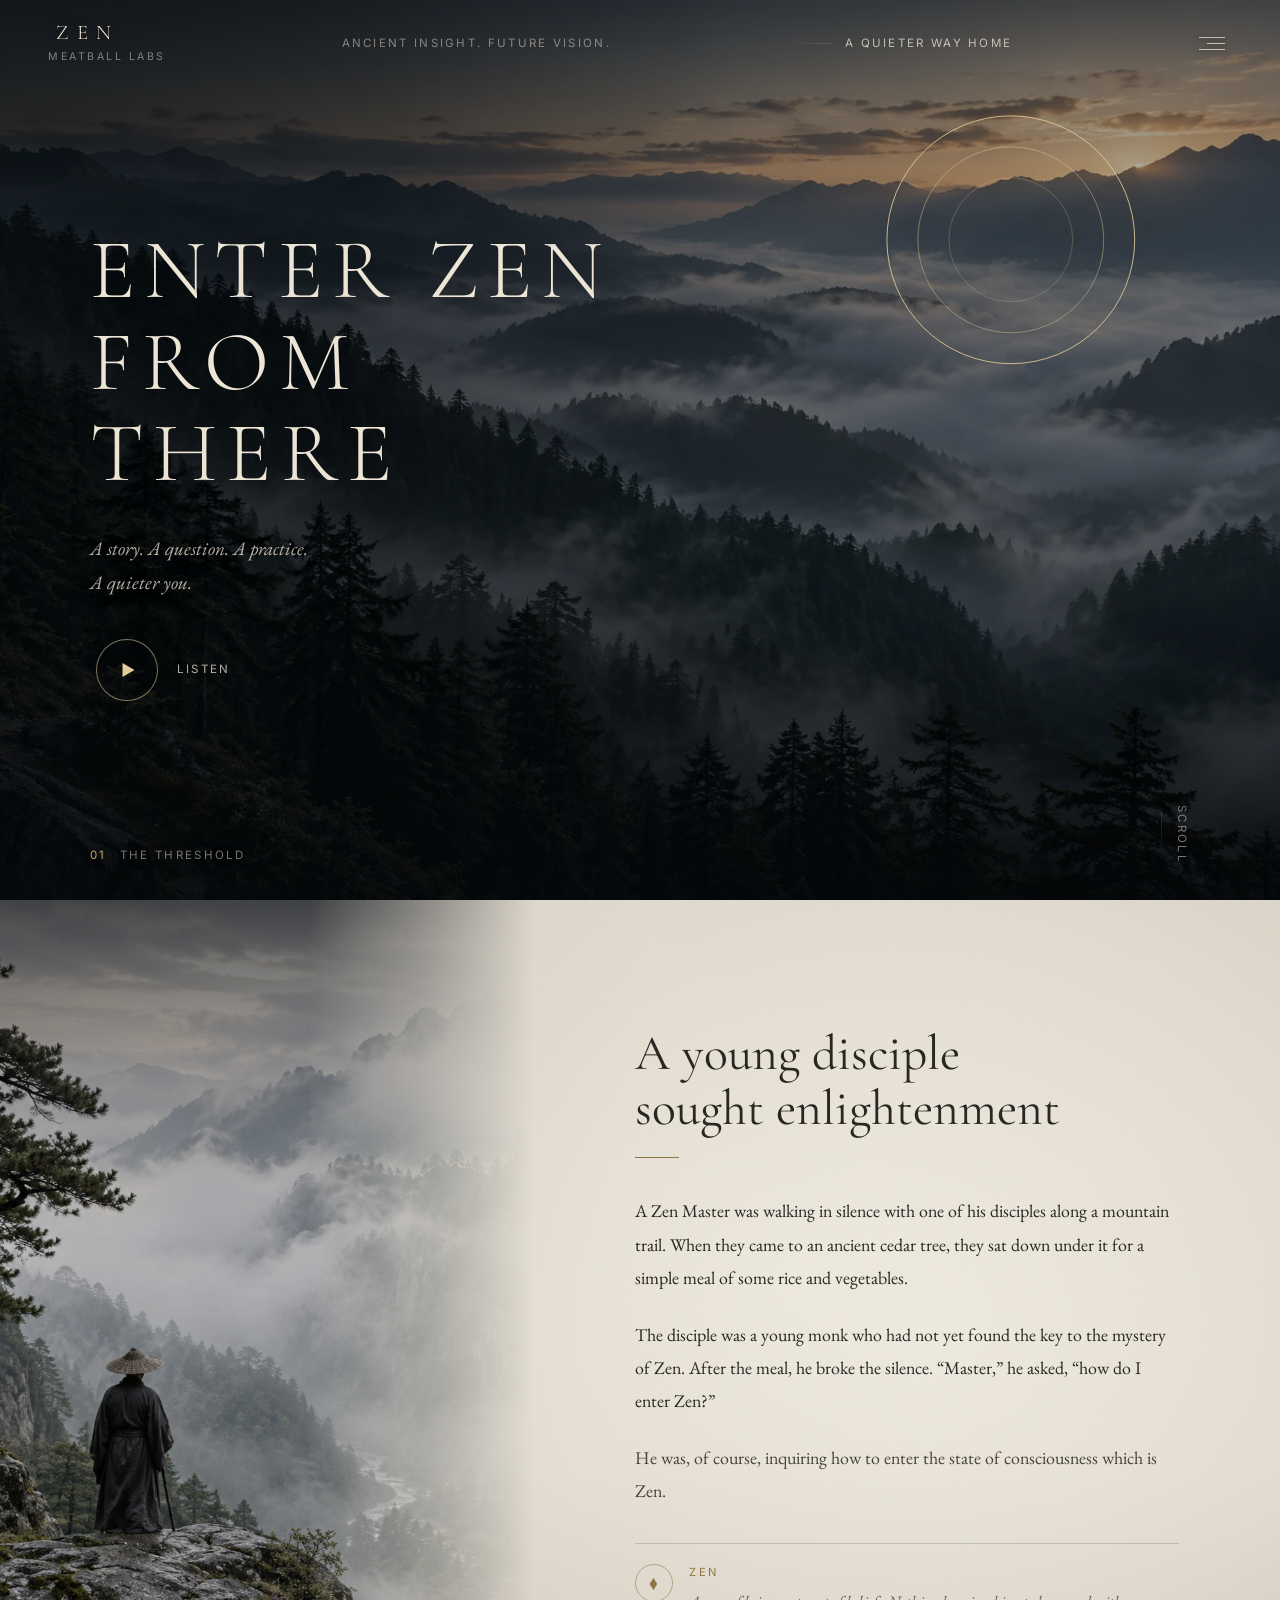
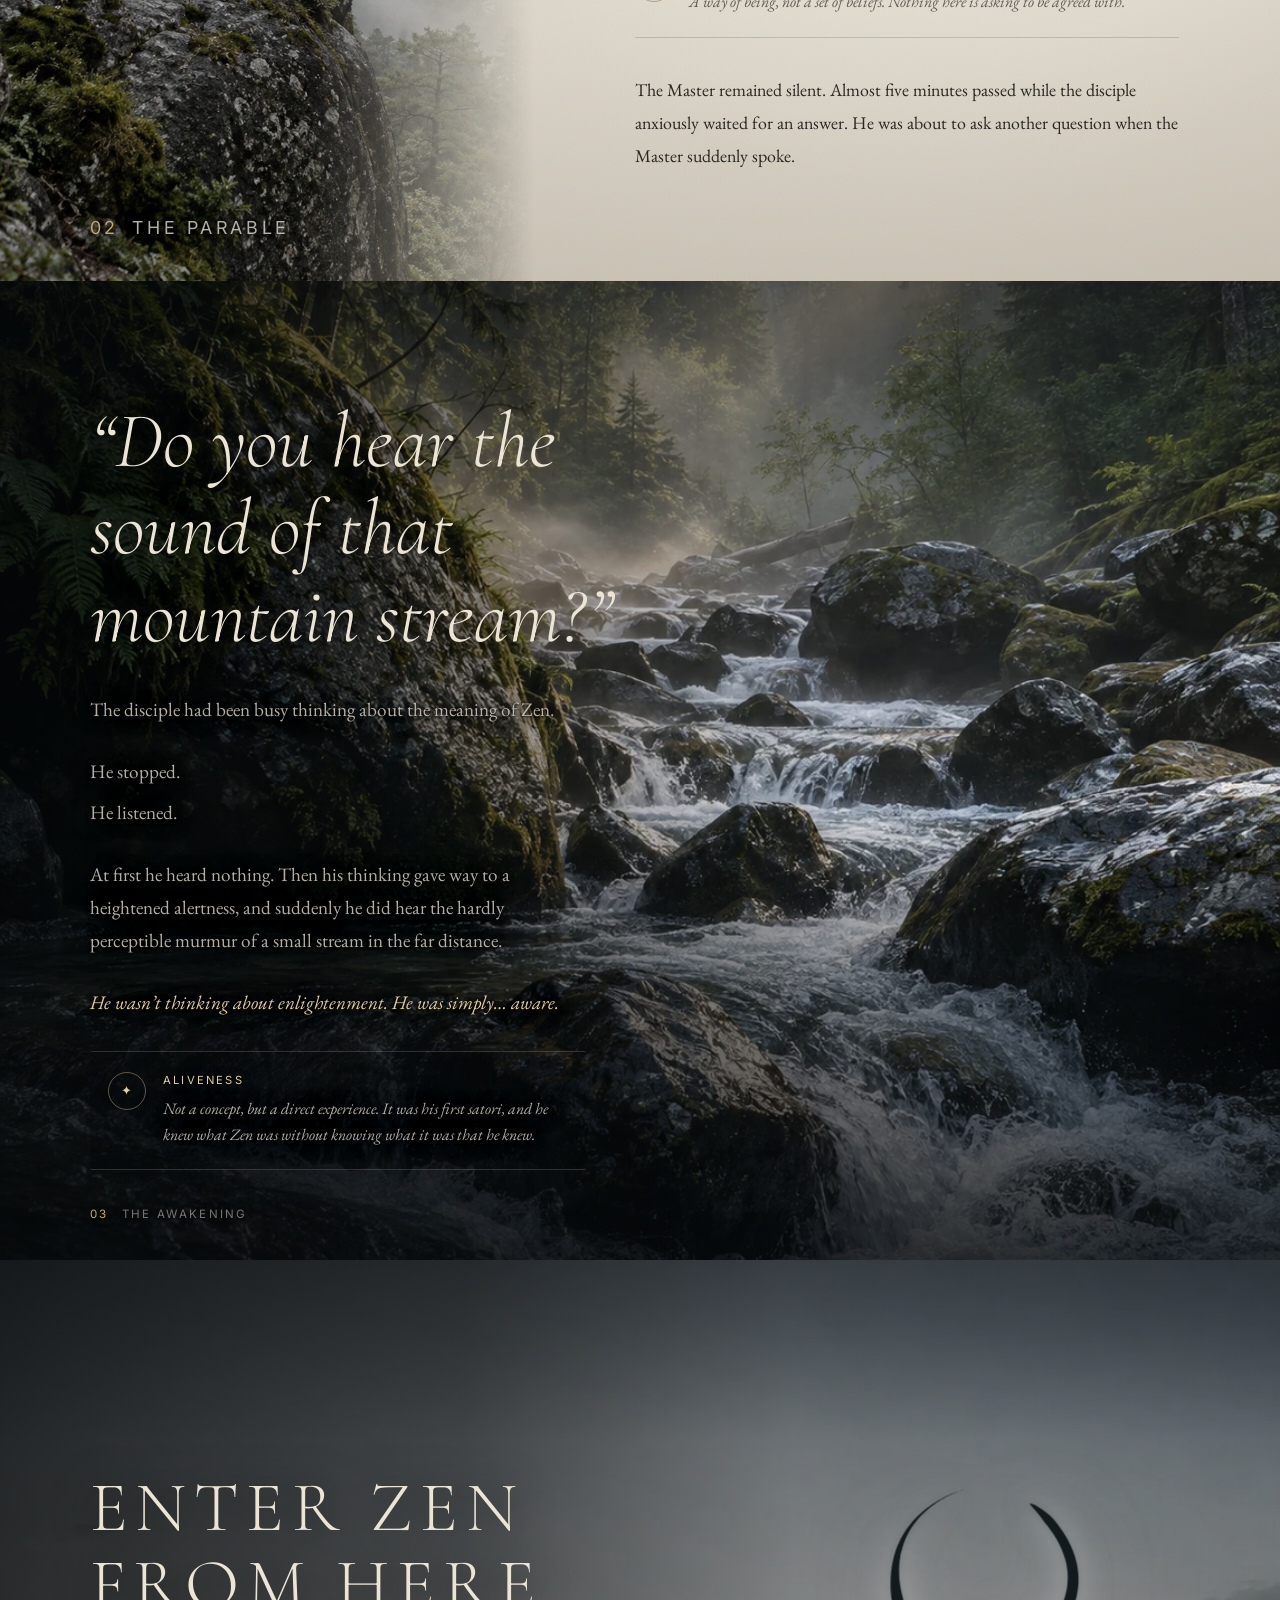
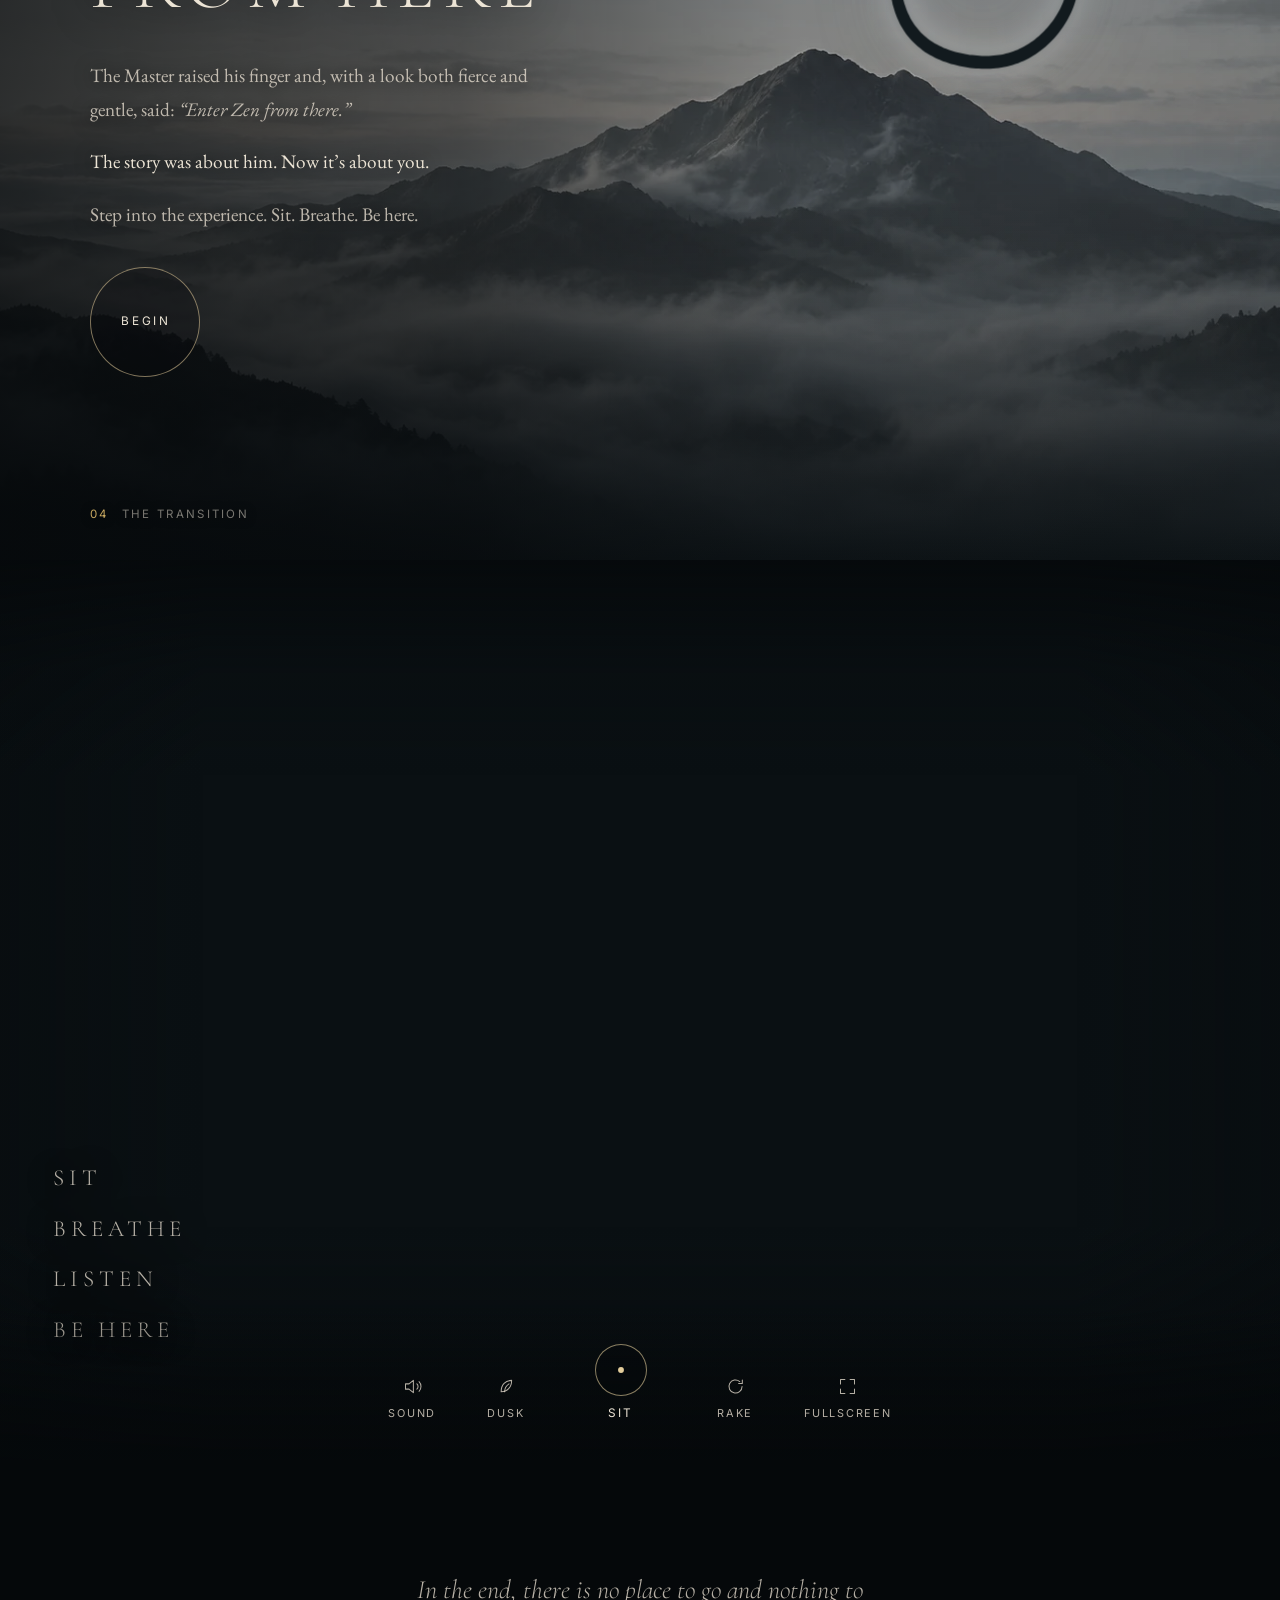
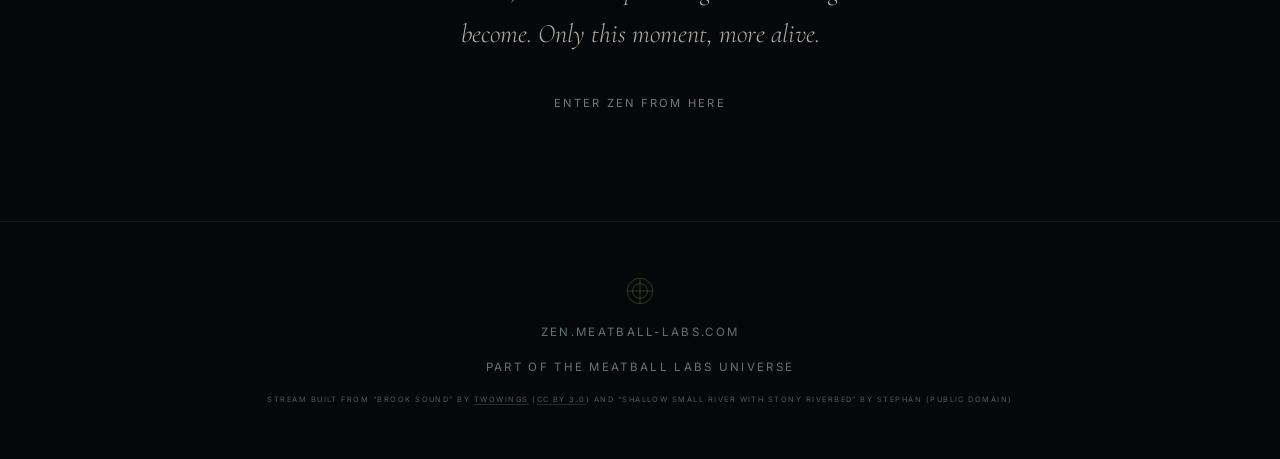
<file: index.html>
<!doctype html>
<html lang="en">
<head>
<meta charset="utf-8">
<meta name="viewport" content="width=device-width, initial-scale=1, viewport-fit=cover">
<title>Zen · Enter Zen From There</title>
<meta name="description" content="A story, a question, a practice. A quieter room in the Meatball Labs universe.">
<meta name="theme-color" content="#05080a">
<link rel="icon" href="data:image/svg+xml,%3Csvg xmlns='http://www.w3.org/2000/svg' viewBox='0 0 32 32'%3E%3Ccircle cx='16' cy='16' r='11' fill='none' stroke='%23e3cd9b' stroke-width='1.6'/%3E%3C/svg%3E">

<meta property="og:title" content="Enter Zen From There">
<meta property="og:description" content="A story. A question. A practice. A quieter you.">
<meta property="og:type" content="website">
<meta property="og:url" content="https://zen.meatball-labs.com/">

<link rel="preconnect" href="https://fonts.googleapis.com">
<link rel="preconnect" href="https://fonts.gstatic.com" crossorigin>
<link rel="stylesheet" href="https://fonts.googleapis.com/css2?family=Cormorant+Garamond:wght@300;400&family=EB+Garamond:ital,wght@0,400;0,500;1,400&family=Inter:wght@300;400&display=swap">
<link rel="stylesheet" href="assets/css/zen.css?v=54">

<!-- Without JS nothing would ever get .is-in and the page would render
     blank. The story is the point; it must survive no scripting. -->
<noscript><style>
  .reveal { opacity: 1 !important; transform: none !important; }
  #awakening { --scene-sat: .96; --scene-light: 1; --scene-contrast: 1.02; }
  #awakening::before { transform: none !important; }
  .scroll-cue, .invitation, .rail, .sitting, .vow, .night, .playing { display: none !important; }
</style></noscript>
</head>
<body>

<!-- ============ masthead ============ -->
<header class="masthead">
  <a class="lockup" href="/" aria-label="Zen, Meatball Labs">
    <span class="name">ZEN</span>
    <span class="sub ui">Meatball Labs</span>
  </a>

  <p class="creed ui">Ancient insight. Future vision.</p>

  <a class="homeward ui" href="https://meatball-labs.com/">A quieter way home</a>

  <button class="door" type="button" aria-expanded="false" aria-controls="chamber"
          aria-label="Open the way">
    <span></span><span></span><span></span>
  </button>
</header>

<nav class="chamber" id="chamber" aria-label="The journey">
  <ol>
    <li><a href="#threshold"><span class="num ui">01</span><span class="act-name">The Threshold</span></a></li>
    <li><a href="#parable"><span class="num ui">02</span><span class="act-name">The Parable</span></a></li>
    <li><a href="#awakening"><span class="num ui">03</span><span class="act-name">The Awakening</span></a></li>
    <li><a href="#transition"><span class="num ui">04</span><span class="act-name">The Transition</span></a></li>
    <li><a href="#sanctuary"><span class="num ui">05</span><span class="act-name">The Sanctuary</span></a></li>
  </ol>
</nav>

<main>

<!-- ============ 01 · the threshold ============ -->
<section class="act" id="threshold" data-scene
         style="--scene-webp: url('/assets/images/scenes/threshold.webp'); --scene-jpg: url('/assets/images/scenes/threshold.jpg');
                --scene-pos: 80% 50%; --scene-pos-narrow: 84% 50%;">
  <div class="inner">
    <svg class="halo reveal" viewBox="0 0 200 200" aria-hidden="true">
      <circle cx="100" cy="100" r="88"/>
      <circle cx="100" cy="100" r="66"/>
      <circle cx="100" cy="100" r="44"/>
    </svg>

    <h1 class="hero-title reveal d1">Enter Zen<br>From There</h1>

    <p class="hero-creed reveal d2">A story. A question. A practice.<br>A quieter you.</p>

    <div class="listen-row reveal d3">
      <button class="invitation" type="button" aria-pressed="false">
        <span class="orb">
          <svg class="glyph" viewBox="0 0 12 14" aria-hidden="true"><path d="M0 0l12 7-12 7z"/></svg>
          <span class="bars" aria-hidden="true"><i></i><i></i><i></i><i></i></span>
        </span>
        <span class="ui">Listen</span>
      </button>
      <label class="volume" aria-hidden="true">
        <span class="vol-icon" aria-hidden="true"><svg viewBox="0 0 16 14"><path d="M1 5h3l4-3.5v11L4 9H1z"/><path class="wave" d="M11 4.2a4 4 0 0 1 0 5.6M13.2 2a7 7 0 0 1 0 10"/></svg></span>
        <input type="range" min="0" max="100" step="1" value="35" aria-label="Volume" tabindex="-1">
      </label>
    </div>
  </div>

  <p class="act-mark ui"><span class="n">01</span><span class="t">The Threshold</span></p>
  <p class="scroll-cue ui"><span>Scroll</span><span class="line" aria-hidden="true"></span></p>
</section>

<!-- ============ 02 · the parable ============ -->
<section class="act" id="parable">
  <div class="parable-grid">
    <div class="plate reveal"
         style="--scene-webp: url('/assets/images/scenes/parable.webp'); --scene-jpg: url('/assets/images/scenes/parable.jpg');
                --plate-pos: 42% 50%;" aria-hidden="true"></div>

    <div class="parable-body">
      <h2 class="parable-title reveal">A young disciple<br>sought enlightenment</h2>

      <p class="reveal d1">A Zen Master was walking in silence with one of his disciples along a mountain trail. When they came to an ancient cedar tree, they sat down under it for a simple meal of some rice and vegetables.</p>

      <p class="reveal d1">The disciple was a young monk who had not yet found the key to the mystery of Zen. After the meal, he broke the silence. &ldquo;Master,&rdquo; he asked, &ldquo;how do I enter Zen?&rdquo;</p>

      <p class="said reveal d2">He was, of course, inquiring how to enter the state of consciousness which is Zen.</p>

      <div class="gloss reveal d2">
        <span class="seal" aria-hidden="true">&#9670;</span>
        <span class="term">Zen</span>
        <p class="mean">A way of being, not a set of beliefs. Nothing here is asking to be agreed with.</p>
      </div>

      <p class="reveal d3">The Master remained silent. Almost five minutes passed while the disciple anxiously waited for an answer. He was about to ask another question when the Master suddenly spoke.</p>
    </div>
  </div>

  <p class="act-mark ui"><span class="n">02</span><span class="t">The Parable</span></p>
</section>

<!-- ============ 03 · the awakening ============ -->
<section class="act" id="awakening" data-scene data-wake
         style="--scene-webp: url('/assets/images/scenes/awakening.webp'); --scene-jpg: url('/assets/images/scenes/awakening.jpg');
                --scene-pos: 50% 34%; --scene-pos-narrow: 46% 50%;">
  <div class="inner">
    <h2 class="question reveal">&ldquo;Do you hear the sound of that mountain stream?&rdquo;</h2>

    <p class="beat reveal d1">
      <span>The disciple had been busy thinking about the meaning of Zen.</span>
      <span class="rest">He stopped.</span>
      <span>He listened.</span>
      <span class="rest">At first he heard nothing. Then his thinking gave way to a heightened alertness, and suddenly he did hear the hardly perceptible murmur of a small stream in the far distance.</span>
      <span class="rest aware">He wasn&rsquo;t thinking about enlightenment. He was simply&hellip; aware.</span>
    </p>

    <div class="gloss dark reveal d2">
      <span class="seal" aria-hidden="true">&#10022;</span>
      <span class="term">Aliveness</span>
      <p class="mean">Not a concept, but a direct experience. It was his first satori, and he knew what Zen was without knowing what it was that he knew.</p>
    </div>
  </div>

  <p class="act-mark ui"><span class="n">03</span><span class="t">The Awakening</span></p>
</section>

<!-- ============ 04 · the transition ============ -->
<section class="act" id="transition" data-scene
         style="--scene-webp: url('/assets/images/scenes/transition.webp'); --scene-jpg: url('/assets/images/scenes/transition.jpg');
                --scene-pos: 50% 60%; --scene-pos-narrow: 64% 50%;">
  <div class="inner">
    <svg class="enso reveal" viewBox="0 0 200 200" aria-hidden="true">
      <path class="bleed" d="M139.7 36.5L142.1 37.1L144.3 38.1L146.4 39.3L148.4 40.5L150.4 41.9L152.4 43.3L154.3 44.8L156.2 46.3L158.0 47.9L159.7 49.7L161.3 51.6L162.8 53.5L164.3 55.4L165.7 57.4L167.1 59.4L168.5 61.4L169.8 63.5L171.1 65.6L172.3 67.8L173.4 70.0L174.5 72.2L175.5 74.5L176.5 76.8L177.3 79.2L178.1 81.6L178.8 84.0L179.4 86.4L180.0 88.9L180.4 91.4L180.7 93.9L181.0 96.4L181.1 98.9L181.1 101.5L181.1 104.0L180.9 106.5L180.6 109.0L180.2 111.5L179.8 114.0L179.2 116.5L178.6 118.9L177.8 121.4L177.0 123.7L176.1 126.1L175.1 128.4L174.0 130.7L172.9 132.9L171.7 135.1L170.4 137.2L169.1 139.3L167.7 141.4L166.3 143.4L164.8 145.4L163.3 147.3L161.7 149.2L160.0 151.1L158.3 152.8L156.6 154.6L154.8 156.3L153.0 157.9L151.1 159.5L149.2 161.0L147.2 162.4L145.2 163.8L143.1 165.2L141.1 166.4L138.9 167.6L136.8 168.7L134.6 169.8L132.3 170.7L130.1 171.6L127.8 172.4L125.5 173.1L123.1 173.8L120.8 174.4L118.4 174.9L116.1 175.3L113.7 175.7L111.3 175.9L108.9 176.1L106.5 176.3L104.1 176.4L101.7 176.4L99.4 176.3L97.0 176.2L94.6 176.1L92.2 175.8L89.9 175.6L87.5 175.2L85.2 174.9L82.8 174.4L80.5 174.0L78.1 173.4L75.8 172.8L73.5 172.2L71.2 171.5L68.9 170.7L66.6 169.9L64.4 169.0L62.2 168.0L59.9 167.0L57.8 165.8L55.6 164.7L53.5 163.4L51.4 162.1L49.4 160.6L47.5 159.1L45.5 157.6L43.7 155.9L41.9 154.2L40.2 152.4L38.5 150.6L36.9 148.6L35.4 146.7L34.0 144.6L32.7 142.5L31.4 140.4L30.2 138.2L29.2 136.0L28.1 133.7L27.2 131.4L26.3 129.1L25.6 126.7L24.9 124.4L24.2 122.0L23.7 119.6L23.2 117.2L22.9 114.7L22.7 112.3L22.5 109.8L22.4 107.4L22.4 105.0L22.4 102.5L22.5 100.1L22.6 97.7L22.8 95.3L23.1 92.9L23.4 90.5L23.8 88.1L24.3 85.8L24.8 83.4L25.4 81.1L26.1 78.8L26.8 76.5L27.6 74.2L28.5 72.0L29.5 69.8L30.5 67.6L31.6 65.5L32.8 63.4L34.0 61.4L35.3 59.4L36.7 57.4L38.1 55.5L39.6 53.7L41.1 51.8L42.7 50.1L44.4 48.4L46.0 46.7L47.8 45.1L49.6 43.5L51.4 42.0L53.2 40.6L55.1 39.2L57.1 37.8L59.0 36.5L61.0 35.2L63.0 34.0L65.1 32.9L67.2 31.7L69.3 30.7L71.4 29.7L73.6 28.7L75.8 27.9L78.1 27.0L80.3 26.3L82.6 25.6L84.9 25.0L87.2 24.4L89.6 24.0L92.0 23.6L92.0 23.6L89.6 24.0L87.3 24.5L84.9 25.0L82.6 25.7L80.4 26.4L78.1 27.2L75.9 28.1L73.7 29.1L71.6 30.1L69.5 31.1L67.4 32.3L65.4 33.4L63.4 34.7L61.4 35.9L59.5 37.3L57.7 38.7L55.8 40.1L54.0 41.6L52.3 43.1L50.6 44.7L48.9 46.3L47.3 48.0L45.8 49.7L44.3 51.5L42.9 53.3L41.5 55.1L40.2 57.0L39.0 59.0L37.8 61.0L36.8 63.0L35.7 65.0L34.8 67.1L34.0 69.2L33.2 71.4L32.5 73.6L31.9 75.7L31.3 77.9L30.8 80.1L30.5 82.4L30.1 84.6L29.9 86.8L29.7 89.0L29.6 91.3L29.6 93.5L29.6 95.7L29.7 97.9L29.8 100.1L30.0 102.3L30.3 104.5L30.6 106.6L31.0 108.8L31.5 110.9L31.9 113.0L32.5 115.1L33.0 117.2L33.5 119.3L34.1 121.4L34.8 123.4L35.5 125.5L36.3 127.5L37.1 129.5L38.1 131.4L39.0 133.4L40.1 135.3L41.2 137.1L42.4 138.9L43.7 140.7L45.1 142.4L46.5 144.0L47.9 145.6L49.5 147.1L51.1 148.6L52.7 150.0L54.4 151.3L56.2 152.6L57.9 153.8L59.8 154.9L61.6 155.9L63.5 156.9L65.4 157.8L67.3 158.7L69.3 159.5L71.3 160.2L73.2 160.9L75.2 161.5L77.2 162.1L79.2 162.6L81.2 163.1L83.2 163.5L85.2 163.9L87.3 164.2L89.3 164.6L91.3 164.8L93.3 165.0L95.4 165.2L97.4 165.4L99.5 165.5L101.5 165.5L103.5 165.5L105.6 165.5L107.7 165.4L109.7 165.2L111.8 165.0L113.8 164.7L115.9 164.4L117.9 164.0L119.9 163.5L121.9 163.0L123.9 162.4L125.9 161.7L127.9 161.0L129.8 160.2L131.7 159.3L133.6 158.4L135.5 157.4L137.3 156.3L139.1 155.2L140.9 154.0L142.6 152.8L144.3 151.5L145.9 150.2L147.6 148.8L149.1 147.4L150.7 145.9L152.2 144.4L153.7 142.8L155.1 141.2L156.5 139.6L157.8 137.9L159.2 136.2L160.4 134.4L161.6 132.6L162.8 130.7L163.9 128.8L165.0 126.9L166.0 124.9L166.9 122.9L167.8 120.9L168.6 118.8L169.3 116.7L169.9 114.6L170.5 112.4L171.0 110.2L171.4 108.0L171.7 105.8L171.9 103.5L172.0 101.3L172.1 99.0L172.0 96.8L171.9 94.6L171.6 92.3L171.3 90.1L170.9 87.9L170.4 85.7L169.8 83.5L169.1 81.4L168.4 79.3L167.6 77.2L166.8 75.1L165.8 73.1L164.9 71.1L163.8 69.1L162.8 67.2L161.6 65.3L160.5 63.4L159.3 61.6L158.0 59.8L156.7 58.0L155.4 56.2L154.0 54.5L152.6 52.8L151.3 51.0L150.0 49.2L148.6 47.4L147.2 45.6L145.7 43.8L144.2 42.1L142.7 40.3L141.1 38.6L139.7 36.5Z"/>
      <path class="stroke" d="M139.7 36.5L142.1 37.1L144.3 38.1L146.4 39.3L148.4 40.5L150.4 41.9L152.4 43.3L154.3 44.8L156.2 46.3L158.0 47.9L159.7 49.7L161.3 51.6L162.8 53.5L164.3 55.4L165.7 57.4L167.1 59.4L168.5 61.4L169.8 63.5L171.1 65.6L172.3 67.8L173.4 70.0L174.5 72.2L175.5 74.5L176.5 76.8L177.3 79.2L178.1 81.6L178.8 84.0L179.4 86.4L180.0 88.9L180.4 91.4L180.7 93.9L181.0 96.4L181.1 98.9L181.1 101.5L181.1 104.0L180.9 106.5L180.6 109.0L180.2 111.5L179.8 114.0L179.2 116.5L178.6 118.9L177.8 121.4L177.0 123.7L176.1 126.1L175.1 128.4L174.0 130.7L172.9 132.9L171.7 135.1L170.4 137.2L169.1 139.3L167.7 141.4L166.3 143.4L164.8 145.4L163.3 147.3L161.7 149.2L160.0 151.1L158.3 152.8L156.6 154.6L154.8 156.3L153.0 157.9L151.1 159.5L149.2 161.0L147.2 162.4L145.2 163.8L143.1 165.2L141.1 166.4L138.9 167.6L136.8 168.7L134.6 169.8L132.3 170.7L130.1 171.6L127.8 172.4L125.5 173.1L123.1 173.8L120.8 174.4L118.4 174.9L116.1 175.3L113.7 175.7L111.3 175.9L108.9 176.1L106.5 176.3L104.1 176.4L101.7 176.4L99.4 176.3L97.0 176.2L94.6 176.1L92.2 175.8L89.9 175.6L87.5 175.2L85.2 174.9L82.8 174.4L80.5 174.0L78.1 173.4L75.8 172.8L73.5 172.2L71.2 171.5L68.9 170.7L66.6 169.9L64.4 169.0L62.2 168.0L59.9 167.0L57.8 165.8L55.6 164.7L53.5 163.4L51.4 162.1L49.4 160.6L47.5 159.1L45.5 157.6L43.7 155.9L41.9 154.2L40.2 152.4L38.5 150.6L36.9 148.6L35.4 146.7L34.0 144.6L32.7 142.5L31.4 140.4L30.2 138.2L29.2 136.0L28.1 133.7L27.2 131.4L26.3 129.1L25.6 126.7L24.9 124.4L24.2 122.0L23.7 119.6L23.2 117.2L22.9 114.7L22.7 112.3L22.5 109.8L22.4 107.4L22.4 105.0L22.4 102.5L22.5 100.1L22.6 97.7L22.8 95.3L23.1 92.9L23.4 90.5L23.8 88.1L24.3 85.8L24.8 83.4L25.4 81.1L26.1 78.8L26.8 76.5L27.6 74.2L28.5 72.0L29.5 69.8L30.5 67.6L31.6 65.5L32.8 63.4L34.0 61.4L35.3 59.4L36.7 57.4L38.1 55.5L39.6 53.7L41.1 51.8L42.7 50.1L44.4 48.4L46.0 46.7L47.8 45.1L49.6 43.5L51.4 42.0L53.2 40.6L55.1 39.2L57.1 37.8L59.0 36.5L61.0 35.2L63.0 34.0L65.1 32.9L67.2 31.7L69.3 30.7L71.4 29.7L73.6 28.7L75.8 27.9L78.1 27.0L80.3 26.3L82.6 25.6L84.9 25.0L87.2 24.4L89.6 24.0L92.0 23.6L92.0 23.6L89.6 24.0L87.3 24.5L84.9 25.0L82.6 25.7L80.4 26.4L78.1 27.2L75.9 28.1L73.7 29.1L71.6 30.1L69.5 31.1L67.4 32.3L65.4 33.4L63.4 34.7L61.4 35.9L59.5 37.3L57.7 38.7L55.8 40.1L54.0 41.6L52.3 43.1L50.6 44.7L48.9 46.3L47.3 48.0L45.8 49.7L44.3 51.5L42.9 53.3L41.5 55.1L40.2 57.0L39.0 59.0L37.8 61.0L36.8 63.0L35.7 65.0L34.8 67.1L34.0 69.2L33.2 71.4L32.5 73.6L31.9 75.7L31.3 77.9L30.8 80.1L30.5 82.4L30.1 84.6L29.9 86.8L29.7 89.0L29.6 91.3L29.6 93.5L29.6 95.7L29.7 97.9L29.8 100.1L30.0 102.3L30.3 104.5L30.6 106.6L31.0 108.8L31.5 110.9L31.9 113.0L32.5 115.1L33.0 117.2L33.5 119.3L34.1 121.4L34.8 123.4L35.5 125.5L36.3 127.5L37.1 129.5L38.1 131.4L39.0 133.4L40.1 135.3L41.2 137.1L42.4 138.9L43.7 140.7L45.1 142.4L46.5 144.0L47.9 145.6L49.5 147.1L51.1 148.6L52.7 150.0L54.4 151.3L56.2 152.6L57.9 153.8L59.8 154.9L61.6 155.9L63.5 156.9L65.4 157.8L67.3 158.7L69.3 159.5L71.3 160.2L73.2 160.9L75.2 161.5L77.2 162.1L79.2 162.6L81.2 163.1L83.2 163.5L85.2 163.9L87.3 164.2L89.3 164.6L91.3 164.8L93.3 165.0L95.4 165.2L97.4 165.4L99.5 165.5L101.5 165.5L103.5 165.5L105.6 165.5L107.7 165.4L109.7 165.2L111.8 165.0L113.8 164.7L115.9 164.4L117.9 164.0L119.9 163.5L121.9 163.0L123.9 162.4L125.9 161.7L127.9 161.0L129.8 160.2L131.7 159.3L133.6 158.4L135.5 157.4L137.3 156.3L139.1 155.2L140.9 154.0L142.6 152.8L144.3 151.5L145.9 150.2L147.6 148.8L149.1 147.4L150.7 145.9L152.2 144.4L153.7 142.8L155.1 141.2L156.5 139.6L157.8 137.9L159.2 136.2L160.4 134.4L161.6 132.6L162.8 130.7L163.9 128.8L165.0 126.9L166.0 124.9L166.9 122.9L167.8 120.9L168.6 118.8L169.3 116.7L169.9 114.6L170.5 112.4L171.0 110.2L171.4 108.0L171.7 105.8L171.9 103.5L172.0 101.3L172.1 99.0L172.0 96.8L171.9 94.6L171.6 92.3L171.3 90.1L170.9 87.9L170.4 85.7L169.8 83.5L169.1 81.4L168.4 79.3L167.6 77.2L166.8 75.1L165.8 73.1L164.9 71.1L163.8 69.1L162.8 67.2L161.6 65.3L160.5 63.4L159.3 61.6L158.0 59.8L156.7 58.0L155.4 56.2L154.0 54.5L152.6 52.8L151.3 51.0L150.0 49.2L148.6 47.4L147.2 45.6L145.7 43.8L144.2 42.1L142.7 40.3L141.1 38.6L139.7 36.5Z"/>
    </svg>

    <h2 class="turn-title reveal d1">Enter Zen<br>From Here</h2>

    <p class="turn-body reveal d2">
      <span>The Master raised his finger and, with a look both fierce and gentle, said: <em>&ldquo;Enter Zen from there.&rdquo;</em></span>
      <span class="now">The story was about him. Now it&rsquo;s about you.</span>
      <span>Step into the experience. Sit. Breathe. Be here.</span>
    </p>

    <button class="begin reveal d3" type="button">Begin</button>
  </div>

  <p class="act-mark ui"><span class="n">04</span><span class="t">The Transition</span></p>
</section>

<!-- ============ 05 · the sanctuary ============ -->
<section class="act" id="sanctuary">
  <div class="garden-stage">
    <canvas id="garden" aria-label="A dry garden. Drag the sand to rake it; drag the stones to move them."
            role="img"></canvas>

    <!-- the night: a cosmos that replaces the garden when the visitor
         chooses dusk. The plate is preloaded ahead of time, as the
         visitor approaches, so the click itself never waits on it. -->
    <div class="night" aria-hidden="true">
      <div class="night-veil"></div>
      <div class="night-stars"></div>
      <div class="night-plate"
           data-webp="/assets/images/scenes/night.webp" data-jpg="/assets/images/scenes/night.jpg"
           style="--scene-pos: 60% 40%; --scene-pos-narrow: 38% 30%;"></div>
      <div class="night-nebula"></div>
      <div class="night-haze"></div>
      <!-- the tide: driven by the recording's own audio, not a timer -->
      <canvas class="night-tide"></canvas>
      <p class="night-cue" aria-hidden="true"></p>
    </div>

    <p class="vow" aria-hidden="true">
      <span>Sit</span><span>Breathe</span><span>Listen</span><span>Be here</span>
    </p>

    <!-- Episode 1: the spoken meditation, with the little it needs -->
    <div class="playing" role="region" aria-label="Now playing" hidden>
      <p class="episode ui">Episode 1</p>
      <p class="track">Kill the Noise</p>
      <div class="progress" role="progressbar" aria-label="Meditation progress"
           aria-valuemin="0" aria-valuemax="100" aria-valuenow="0"><span class="fill"></span></div>
      <div class="row">
        <p class="time ui"><span class="elapsed">0:00</span><span class="sep" aria-hidden="true"> / </span><span class="total">5:36</span></p>
        <button class="pause" type="button">
          <svg class="ico" viewBox="0 0 12 12" aria-hidden="true">
            <path class="p" d="M2.5 1.5h2.2v9H2.5zM7.3 1.5h2.2v9H7.3z"/>
            <path class="r" d="M2.5 1.2l8 4.8-8 4.8z"/>
          </svg>
          <span class="lbl">Pause</span>
        </button>
        <button class="replay" type="button" hidden>
          <svg class="ico" viewBox="0 0 12 12" aria-hidden="true"><path class="r" d="M2.5 1.2l8 4.8-8 4.8z"/></svg>
          <span class="lbl">Play again</span>
        </button>
        <label class="voice">
          <span class="sr">Voice volume</span>
          <input type="range" min="0" max="1" step="0.05" value="0.6">
        </label>
      </div>
      <p class="note ui" aria-live="polite"></p>
    </div>
    <audio id="ktn" preload="none" src="assets/audio/KTN.mp3"></audio>

    <!-- the sitting -->
    <div class="sitting" role="dialog" aria-label="Meditation timer" aria-modal="false">
      <div class="panel">
        <div class="dial">
          <svg viewBox="0 0 100 100" aria-hidden="true">
            <circle class="track" cx="50" cy="50" r="46"/>
            <circle class="arc"   cx="50" cy="50" r="46"/>
          </svg>
          <span class="count" role="timer" aria-live="off">10:00</span>
        </div>

        <div class="spans" role="group" aria-label="Length">
          <button type="button" data-minutes="5"  aria-pressed="false">5</button>
          <button type="button" data-minutes="10" aria-pressed="true">10</button>
          <button type="button" data-minutes="15" aria-pressed="false">15</button>
        </div>

        <button class="sit-go" type="button">Begin</button>
        <p class="reflection"></p>
        <button class="sit-close ui" type="button">Return to the garden</button>
      </div>
    </div>
  </div>

  <!-- the rail: Sit in the middle, the reason the room exists -->
  <nav class="rail" aria-label="Sanctuary">
    <button type="button" data-control="sound" aria-pressed="false">
      <svg class="icon" viewBox="0 0 24 24" aria-hidden="true">
        <path d="M4 9v6h4l5 4V5L8 9H4z" stroke-linejoin="round"/>
        <path d="M17 9a4 4 0 010 6M19.5 6.5a8 8 0 010 11" stroke-linecap="round"/>
      </svg>
      <span class="lbl">Sound</span>
    </button>

    <!-- Dusk begins the night meditation; the same control, reading Dawn, ends it -->
    <button type="button" data-control="atmosphere" aria-pressed="false">
      <svg class="icon" viewBox="0 0 24 24" aria-hidden="true">
        <path d="M19 5c0 8-5 13-12 13 0-8 5-13 12-13z" stroke-linejoin="round"/>
        <path d="M11 18c0-4 2-7 5-9" stroke-linecap="round"/>
      </svg>
      <span class="lbl">Dusk</span>
      <span class="sr hint">, begin the night meditation</span>
    </button>

    <button class="primary" type="button" data-control="sit" aria-pressed="false">
      <svg class="icon" viewBox="0 0 24 24" aria-hidden="true">
        <circle cx="12" cy="12" r="3.2" stroke="none"/>
      </svg>
      <span class="lbl">Sit</span>
    </button>

    <button type="button" data-control="reset">
      <svg class="icon" viewBox="0 0 24 24" aria-hidden="true">
        <path d="M19.5 12a7.5 7.5 0 11-2.6-5.7" stroke-linecap="round"/>
        <path d="M19.8 4.5v4.2h-4.2" stroke-linecap="round" stroke-linejoin="round"/>
      </svg>
      <span class="lbl">Rake</span>
    </button>

    <button type="button" data-control="fullscreen" aria-pressed="false">
      <svg class="icon" viewBox="0 0 24 24" aria-hidden="true">
        <path d="M4 9V4h5M20 9V4h-5M4 15v5h5M20 15v5h-5"
              stroke-linecap="round" stroke-linejoin="round"/>
      </svg>
      <span class="lbl">Fullscreen</span>
    </button>
  </nav>
</section>

<!-- ============ the close ============ -->
<section class="close-act">
  <p class="word reveal">In the end, there is no place to go and nothing to become. Only this moment, more alive.</p>
  <p class="attrib reveal d1">Enter Zen from here</p>
</section>

</main>

<footer class="colophon">
  <svg class="seal-mark" viewBox="0 0 40 40" aria-hidden="true">
    <circle cx="20" cy="20" r="17"/>
    <circle cx="20" cy="20" r="10"/>
    <path d="M20 3v34M3 20h34"/>
  </svg>
  <p class="ui"><a href="https://zen.meatball-labs.com/">zen.meatball-labs.com</a></p>
  <p class="ui"><a href="https://meatball-labs.com/">Part of the Meatball Labs universe</a></p>
  <p class="credit ui">Stream built from &ldquo;Brook sound&rdquo; by
    <a href="https://commons.wikimedia.org/wiki/User:TwoWings">TwoWings</a>
    (<a href="https://creativecommons.org/licenses/by/3.0/">CC&nbsp;BY&nbsp;3.0</a>)
    and &ldquo;Shallow small river with stony riverbed&rdquo; by stephan (public domain)</p>
</footer>

<script type="module" src="assets/js/zen.js?v=54"></script>
</body>
</html>
</file>
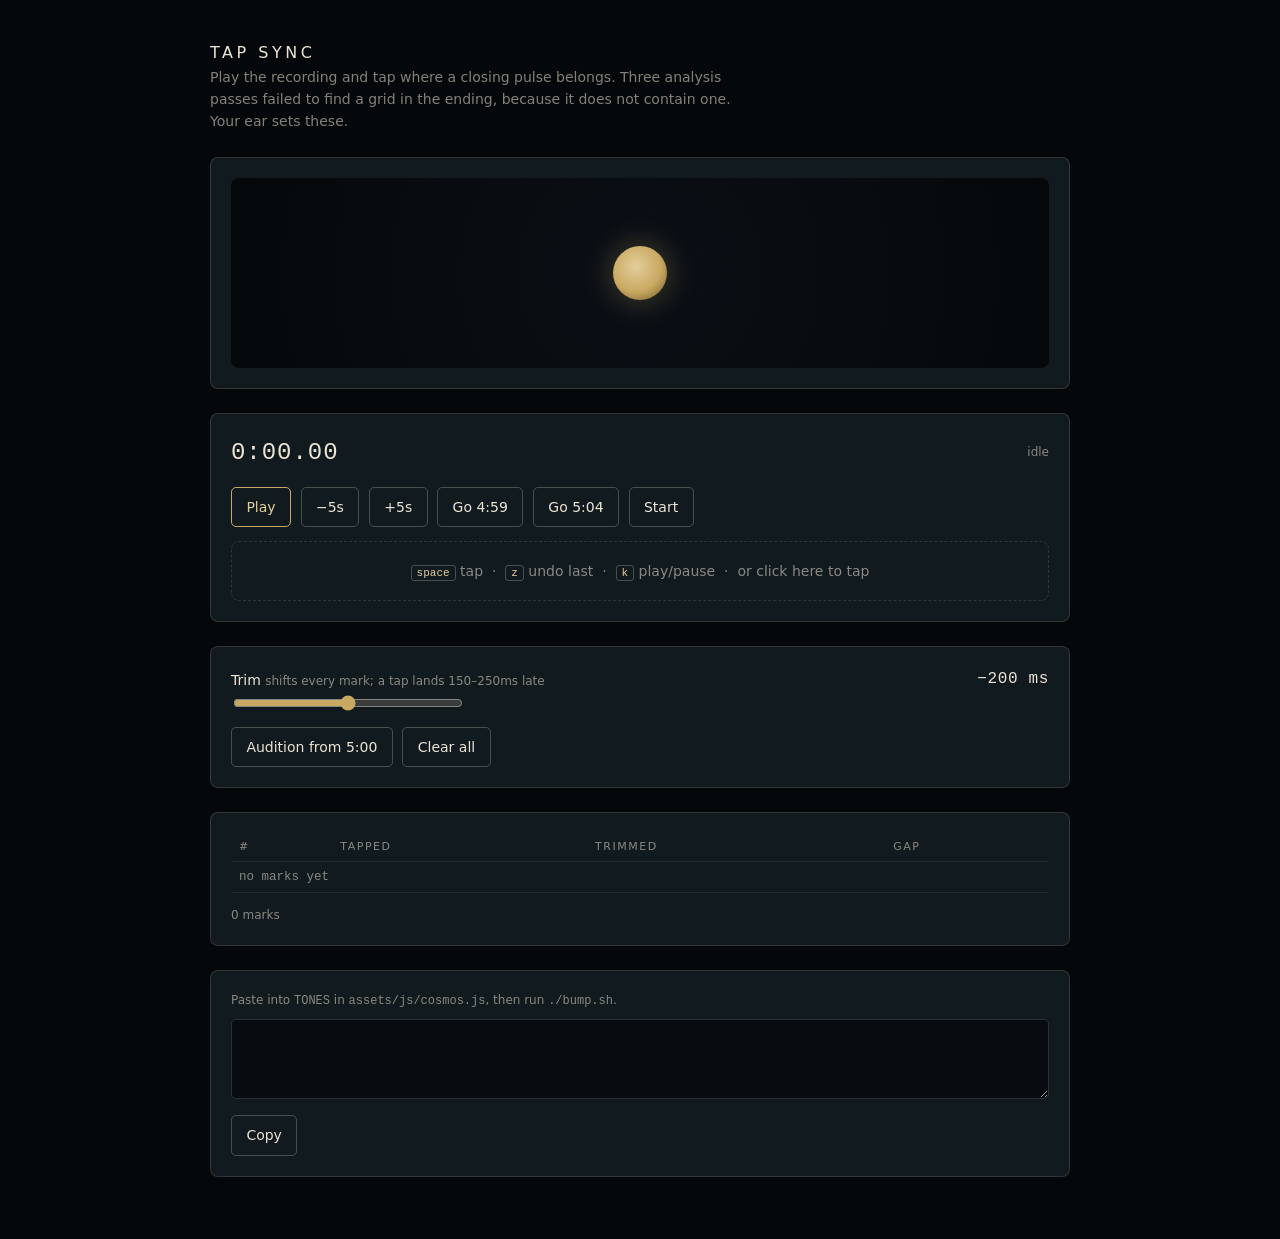
<file: docs/sync.html>
<!doctype html>
<html lang="en">
<head>
<meta charset="utf-8">
<meta name="viewport" content="width=device-width, initial-scale=1">
<title>Zen · tap sync</title>
<!--
  A tool, not part of the site. Nothing links to it.

  Why it exists: the closing pulses in the Sanctuary's night mode need
  to land on moments in the recording, and three separate attempts to
  find those moments by analysis all failed for measurable reasons:

    - spectral flux finds NO discrete onsets between 5:12 and 5:36
    - envelope-swell picking gave intervals of 3.30 / 2.66 / 2.84s,
      irregular, and audibly wrong
    - tempo autocorrelation after he stops speaking reads 0.038,
      which is noise; two windows also disagreed by 26 BPM

  The ending has no grid in it. So the ear does the job instead: play
  it, tap where a pulse belongs, copy the array into TONES in
  assets/js/cosmos.js.

  Tapping runs late by roughly 150-250ms, so there is a trim. Set the
  marks first, then nudge the trim while auditioning until the flash
  sits on the sound.
-->
<style>
  :root {
    color-scheme: dark;
    --void:#05080a; --ink:#111a1e; --ivory:#ece4d5;
    --dim:rgba(236,228,213,.55); --gold:#c9a961; --gold-soft:#e3cd9b;
    --ui:Inter,ui-sans-serif,system-ui,"Segoe UI",sans-serif;
    --mono:ui-monospace,"Cascadia Mono",Consolas,monospace;
  }
  * { box-sizing:border-box }
  body {
    margin:0; min-height:100vh; background:var(--void); color:var(--ivory);
    font-family:var(--ui); font-size:14px; line-height:1.6;
    display:grid; place-items:start center; padding:2.5rem 1.25rem 4rem;
  }
  .wrap { width:min(860px,100%); display:grid; gap:1.5rem }
  h1 { margin:0; font-size:1rem; font-weight:500; letter-spacing:.22em; text-transform:uppercase }
  .sub { margin:0; color:var(--dim); max-width:60ch }

  .panel { border:1px solid rgba(236,228,213,.14); border-radius:8px; padding:1.25rem; background:var(--ink) }

  /* the flash: this is what has to line up with the sound */
  .stage { position:relative; height:190px; display:grid; place-items:center; overflow:hidden;
           border-radius:8px; background:radial-gradient(circle at 50% 50%,#0b1016,#05080a) }
  .orb { width:54px; height:54px; border-radius:50%;
         background:radial-gradient(circle at 42% 38%,var(--gold-soft),var(--gold) 55%,#6d5626);
         box-shadow:0 0 30px rgba(201,169,97,.35) }
  .ring { position:absolute; border:1px solid var(--gold-soft); border-radius:50%;
          width:54px; height:54px; opacity:0; pointer-events:none }
  .ring.go { animation:out 1.5s ease-out forwards }
  @keyframes out { from{opacity:.85;width:54px;height:54px} to{opacity:0;width:420px;height:420px} }

  .row { display:flex; flex-wrap:wrap; gap:.6rem; align-items:center }
  button {
    font:inherit; color:var(--ivory); background:transparent; cursor:pointer;
    border:1px solid rgba(236,228,213,.26); border-radius:5px; padding:.5rem .9rem;
  }
  button:hover { border-color:var(--gold-soft); color:var(--gold-soft) }
  button.primary { border-color:var(--gold); color:var(--gold-soft) }
  .clock { font-family:var(--mono); font-size:1.5rem; letter-spacing:.04em }
  .hint { color:var(--dim); font-size:12px }
  kbd { font-family:var(--mono); font-size:11px; border:1px solid rgba(236,228,213,.26);
        border-radius:3px; padding:1px 5px; color:var(--gold-soft) }

  input[type=range] { width:230px; accent-color:var(--gold) }

  table { width:100%; border-collapse:collapse; font-family:var(--mono); font-size:12.5px }
  th,td { text-align:left; padding:.32rem .5rem; border-bottom:1px solid rgba(236,228,213,.08) }
  th { color:var(--dim); font-weight:400; font-family:var(--ui); font-size:11px;
       letter-spacing:.14em; text-transform:uppercase }
  .odd { color:#e8a06a }                 /* an interval well off the median */
  textarea { width:100%; min-height:80px; font-family:var(--mono); font-size:12.5px;
             color:var(--gold-soft); background:#070c10; border:1px solid rgba(236,228,213,.16);
             border-radius:5px; padding:.7rem; resize:vertical }
  .tapzone { border-style:dashed; text-align:center; padding:1.1rem; color:var(--dim) }
</style>
</head>
<body>
<div class="wrap">

  <div>
    <h1>Tap sync</h1>
    <p class="sub">Play the recording and tap where a closing pulse belongs.
    Three analysis passes failed to find a grid in the ending, because it does
    not contain one. Your ear sets these.</p>
  </div>

  <div class="panel">
    <div class="stage">
      <div class="orb"></div>
      <div class="ring" id="r1"></div><div class="ring" id="r2"></div><div class="ring" id="r3"></div>
    </div>
  </div>

  <div class="panel">
    <div class="row" style="justify-content:space-between">
      <span class="clock" id="clock">0:00.00</span>
      <span class="hint" id="state">idle</span>
    </div>
    <div class="row" style="margin-top:.9rem">
      <button class="primary" id="play">Play</button>
      <button data-seek="-5">&minus;5s</button>
      <button data-seek="5">+5s</button>
      <button data-goto="299">Go 4:59</button>
      <button data-goto="304">Go 5:04</button>
      <button data-goto="0">Start</button>
    </div>
    <div class="tapzone panel row" id="tapzone" style="margin-top:.9rem; justify-content:center">
      <span><kbd>space</kbd> tap &nbsp;·&nbsp; <kbd>z</kbd> undo last &nbsp;·&nbsp;
      <kbd>k</kbd> play/pause &nbsp;·&nbsp; or click here to tap</span>
    </div>
  </div>

  <div class="panel">
    <div class="row" style="justify-content:space-between">
      <label for="trim">Trim <span class="hint">shifts every mark; a tap lands 150&ndash;250ms late</span></label>
      <span class="clock" id="trimval" style="font-size:1rem">&minus;200 ms</span>
    </div>
    <input type="range" id="trim" min="-600" max="200" step="10" value="-200">
    <div class="row" style="margin-top:.6rem">
      <button id="audition">Audition from 5:00</button>
      <button id="clear">Clear all</button>
    </div>
  </div>

  <div class="panel">
    <table>
      <thead><tr><th>#</th><th>tapped</th><th>trimmed</th><th>gap</th></tr></thead>
      <tbody id="rows"></tbody>
    </table>
    <p class="hint" id="stats" style="margin:.8rem 0 0"></p>
  </div>

  <div class="panel">
    <p class="hint" style="margin:0 0 .5rem">
      Paste into <code>TONES</code> in <code>assets/js/cosmos.js</code>, then run <code>./bump.sh</code>.
    </p>
    <textarea id="out" readonly></textarea>
    <div class="row" style="margin-top:.6rem"><button id="copy">Copy</button></div>
  </div>

</div>

<audio id="a" src="../assets/audio/KTN.mp3" preload="auto"></audio>

<script>
const a = document.getElementById('a');
const $ = (id) => document.getElementById(id);
let taps = [];
let ringN = 0;

const clock = (s) => `${Math.floor(s/60)}:${String((s%60).toFixed(2)).padStart(5,'0')}`;
const trim  = () => +$('trim').value / 1000;

function flash() {
  const r = $('r' + (ringN++ % 3 + 1));
  r.classList.remove('go');
  void r.offsetWidth;                 // restart the animation
  r.classList.add('go');
}

function render() {
  const t = taps.map(x => x + trim()).sort((p,q) => p-q);
  const gaps = t.slice(1).map((x,i) => x - t[i]);
  const med  = gaps.length ? [...gaps].sort((p,q)=>p-q)[gaps.length>>1] : 0;

  $('rows').innerHTML = t.map((x,i) => {
    const g = i ? t[i] - t[i-1] : null;
    const odd = g !== null && med && Math.abs(g - med) > med * .25;
    return `<tr><td>${i+1}</td><td>${clock(taps.sort((p,q)=>p-q)[i])}</td>`
         + `<td>${clock(x)}</td>`
         + `<td class="${odd?'odd':''}">${g===null?'·':g.toFixed(3)+'s'}</td></tr>`;
  }).join('') || '<tr><td colspan="4" style="color:var(--dim)">no marks yet</td></tr>';

  if (gaps.length) {
    const mean = gaps.reduce((s,g)=>s+g,0)/gaps.length;
    const sd = Math.sqrt(gaps.reduce((s,g)=>s+(g-mean)**2,0)/gaps.length);
    $('stats').textContent =
      `${t.length} marks · mean gap ${mean.toFixed(3)}s · sd ${sd.toFixed(3)}s`
      + (sd < .12 ? ' · steady' : ' · uneven, which is fine if the music is');
  } else $('stats').textContent = `${t.length} mark${t.length===1?'':'s'}`;

  $('out').value = t.length
    ? `const TONES = [${t.map(x => x.toFixed(2)).join(', ')}];`
    : '';
}

function tap() {
  if (a.paused) return;
  taps.push(a.currentTime);
  flash();
  render();
}

$('play').addEventListener('click', () => a.paused ? a.play() : a.pause());
$('tapzone').addEventListener('click', tap);
$('clear').addEventListener('click', () => { taps = []; render(); });
$('trim').addEventListener('input', () => {
  $('trimval').textContent = `${$('trim').value} ms`.replace('-','−');
  render();
});
$('copy').addEventListener('click', async () => {
  try { await navigator.clipboard.writeText($('out').value); $('copy').textContent = 'Copied'; }
  catch { $('out').select(); }
  setTimeout(() => $('copy').textContent = 'Copy', 1200);
});

document.querySelectorAll('[data-seek]').forEach(b =>
  b.addEventListener('click', () => a.currentTime = Math.max(0, a.currentTime + +b.dataset.seek)));
document.querySelectorAll('[data-goto]').forEach(b =>
  b.addEventListener('click', () => a.currentTime = +b.dataset.goto));

/* audition: play the close and flash on each trimmed mark, so the loop
   closes without going back to the editor */
let armed = [];
$('audition').addEventListener('click', () => {
  armed = taps.map(x => x + trim()).sort((p,q)=>p-q);
  a.currentTime = 300;
  a.play();
});
a.addEventListener('timeupdate', () => {
  $('clock').textContent = clock(a.currentTime);
  while (armed.length && a.currentTime >= armed[0]) { armed.shift(); flash(); }
});
a.addEventListener('play',  () => { $('play').textContent = 'Pause'; $('state').textContent = 'playing'; });
a.addEventListener('pause', () => { $('play').textContent = 'Play';  $('state').textContent = 'paused'; });

window.addEventListener('keydown', (e) => {
  if (e.code === 'Space') { e.preventDefault(); tap(); }
  else if (e.key === 'z') { taps.pop(); render(); }
  else if (e.key === 'k') { a.paused ? a.play() : a.pause(); }
});

$('trimval').textContent = '−200 ms';
render();
</script>
</body>
</html>
</file>
<file: assets/css/zen.css>
/* =============================================================
   ZEN · meatball labs
   A quieter room in the Meatball Labs universe.

   The interface recedes. The story leads. Nothing here should
   ask for attention before the visitor has had a chance to slow
   down. Mobile-first; the desktop layer composes the copy against
   the photograph instead of stacking it in the middle.
   ============================================================= */

/* ---------- 1. tokens ---------- */

:root {
  color-scheme: dark;

  /* ink — the dark half of the world */
  --void:        #05080a;
  --ink-deep:    #0a1013;
  --ink:         #111a1e;
  --ink-raised:  #162126;
  --stone:       #29373c;

  /* light — the warm half */
  --mist:        #8a9a9c;
  --mist-dim:    #637375;
  --ivory:       #ece4d5;
  --ivory-dim:   rgba(236, 228, 213, .76);
  --ivory-faint: rgba(236, 228, 213, .5);

  /* washi — the parable lightens into this. Grey-ivory, not cream:
     it has to hold the fog in the monk's photograph, not fight it. */
  --paper:       #e3ddd1;
  --paper-warm:  #ebe6db;
  --paper-deep:  #cfc8ba;
  --paper-ink:   #2a2723;
  --paper-mute:  #625c55;
  --paper-line:  rgba(42, 39, 35, .18);
  --paper-gold:  #8f7743;

  /* accents — used sparingly, never as decoration */
  --gold:        #c9a961;
  --gold-soft:   #e3cd9b;
  --gold-faint:  rgba(201, 169, 97, .22);
  --moss:        #6d8a71;

  /* type */
  --display: "Cormorant Garamond", Georgia, "Times New Roman", serif;
  --read:    "EB Garamond", Georgia, "Times New Roman", serif;
  --ui:      Inter, ui-sans-serif, system-ui, -apple-system, "Segoe UI", sans-serif;

  /* the single rhythm everything is measured against */
  --gutter:  clamp(1.35rem, 5vw, 3rem);
  --edge:    var(--gutter);              /* desktop widens this */
  --measure: 34rem;

  /* motion — slow on purpose */
  --ease: cubic-bezier(.22, .61, .36, 1);
  --slow: 1.1s;
}

/* ---------- 2. reset ---------- */

* { box-sizing: border-box; }

html {
  background: var(--void);
  scroll-behavior: smooth;
  -webkit-text-size-adjust: 100%;
}

body {
  margin: 0;
  min-width: 320px;
  background: var(--void);
  color: var(--ivory);
  font-family: var(--read);
  font-size: 1rem;
  line-height: 1.85;
  overflow-x: hidden;
  -webkit-font-smoothing: antialiased;
}

a { color: inherit; text-decoration: none; }
img, svg, canvas { display: block; max-width: 100%; }
button { font: inherit; color: inherit; background: none; border: 0; cursor: pointer; }
:focus-visible { outline: 1px solid var(--gold); outline-offset: 4px; }

/* the only sans in the building: labels, never prose.
   Nothing that means something renders under 11px. */
.ui {
  font-family: var(--ui);
  font-size: .72rem;
  font-weight: 400;
  letter-spacing: .2em;
  text-transform: uppercase;
  line-height: 1.5;
}

.sr {
  position: absolute; width: 1px; height: 1px;
  padding: 0; margin: -1px; overflow: hidden;
  clip-path: inset(50%); white-space: nowrap;
}

/* ---------- 3. the reveal ---------- */

.reveal {
  opacity: 0;
  transform: translateY(20px);
  transition: opacity var(--slow) var(--ease), transform var(--slow) var(--ease);
}
.reveal.is-in { opacity: 1; transform: none; }
.reveal.d1 { transition-delay: .14s; }
.reveal.d2 { transition-delay: .28s; }
.reveal.d3 { transition-delay: .42s; }
.reveal.d4 { transition-delay: .58s; }

/* ---------- 4. the masthead ---------- */

.masthead {
  position: fixed; inset: 0 0 auto 0; z-index: 60;
  display: flex; align-items: center; justify-content: space-between;
  gap: 1rem;
  padding: clamp(.9rem, 2.4vh, 1.6rem) var(--gutter);
  pointer-events: none;
  transition: opacity .6s var(--ease);
}
.masthead > * { pointer-events: auto; }
.masthead.is-hidden { opacity: 0; pointer-events: none; }

/* over the parable the world lightens, and so must the masthead */
.masthead.on-light .lockup .name,
.masthead.on-light .homeward { color: var(--paper-ink); }
.masthead.on-light .lockup .sub,
.masthead.on-light .creed { color: var(--paper-mute); }
.masthead.on-light .door span { background: rgba(42, 39, 35, .7); filter: none; }
.masthead.on-light .homeward::before {
  background: linear-gradient(90deg, transparent, rgba(143, 119, 67, .5));
}
.masthead .lockup .name, .masthead .lockup .sub,
.masthead .creed, .masthead .homeward { transition: color .5s var(--ease); }

/* once the visitor is past the threshold the masthead steps back.
   The door stays; everything else fades so it never sits on the story. */
.masthead .lockup, .masthead .creed, .masthead .homeward {
  transition: opacity .6s var(--ease), color .5s var(--ease), visibility .6s;
}
.masthead.is-deep .lockup,
.masthead.is-deep .creed,
.masthead.is-deep .homeward { opacity: 0; visibility: hidden; }
/* with the way open, the name comes back */
.masthead:has(.door[aria-expanded="true"]) .lockup { opacity: 1; visibility: visible; }

/* On a phone the door would otherwise cross the prose as it scrolls
   underneath. Once the visitor is reading it steps aside on the way
   down and returns on the way up; when it is present it carries a
   soft pool of the act's own dark, no edge, so the lines never sit
   directly on type. Keyboard focus and the open menu always show it. */
.door { transition: opacity .4s var(--ease), transform .4s var(--ease); }
@media (max-width: 899px) {
  .masthead.is-reading .door:not(:focus-visible):not([aria-expanded="true"]) {
    opacity: 0; transform: translateY(-8px); pointer-events: none;
  }
  .door::before {
    content: ""; position: absolute; inset: -22px -18px -22px -22px; z-index: -1;
    border-radius: 50%;
    background: radial-gradient(closest-side, rgba(5, 8, 10, .58), rgba(5, 8, 10, .3) 55%, transparent);
    opacity: 0; transition: opacity .5s var(--ease);
  }
  .door { position: relative; }
  .masthead.is-deep .door::before { opacity: 1; }
  .masthead.is-deep.on-light .door::before {
    background: radial-gradient(closest-side, rgba(227, 221, 209, .92), rgba(227, 221, 209, .55) 55%, transparent);
  }
}

.lockup { display: grid; gap: .32rem; }
.lockup .name {
  font-family: var(--display); font-weight: 300;
  font-size: clamp(1.1rem, 2vw, 1.3rem);
  letter-spacing: .4em; line-height: 1;
  color: var(--ivory); text-indent: .4em;
  text-shadow: 0 1px 12px rgba(5, 8, 10, .6);
}
.lockup .sub { color: var(--ivory-faint); font-size: .66rem; letter-spacing: .24em; }

.creed { display: none; color: var(--ivory-faint); }

.homeward {
  display: none; align-items: center; gap: .9rem;
  color: var(--ivory-dim);
}
.homeward::before {
  content: ""; width: 44px; height: 1px;
  background: linear-gradient(90deg, transparent, var(--gold-faint));
}
.homeward:hover { color: var(--gold-soft); }

/* the door — one control, closed by default */
.door {
  display: grid; gap: 5px; padding: .75rem .45rem;
  justify-items: end;
  min-width: 44px; min-height: 44px; align-content: center;
}
.door span {
  display: block; width: 26px; height: 1px; background: var(--ivory-dim);
  filter: drop-shadow(0 1px 2px rgba(5, 8, 10, .7));
  transition: transform .45s var(--ease), opacity .3s var(--ease),
              width .45s var(--ease), background .5s var(--ease);
}
.door span:nth-child(2) { width: 18px; }
.door[aria-expanded="true"] span:nth-child(1) { transform: translateY(6px) rotate(45deg); width: 26px; }
.door[aria-expanded="true"] span:nth-child(2) { opacity: 0; }
.door[aria-expanded="true"] span:nth-child(3) { transform: translateY(-6px) rotate(-45deg); width: 26px; }

/* the room behind the door */
.chamber {
  position: fixed; inset: 0; z-index: 55;
  display: grid; place-items: center;
  background: rgba(5, 8, 10, .93);
  opacity: 0; visibility: hidden;
  transition: opacity .6s var(--ease), visibility .6s;
}
/* The blur is attached to the open state on purpose. A hidden
   full-viewport backdrop-filter still costs the compositor every
   frame — two of them stacked here were enough to stall paint. */
.chamber.is-open { opacity: 1; visibility: visible; backdrop-filter: blur(22px); }
.chamber ol {
  list-style: none; margin: 0; padding: 0;
  display: grid; gap: clamp(1.1rem, 3.4vh, 2rem); text-align: center;
}
.chamber a {
  display: grid; gap: .5rem; justify-items: center;
  color: var(--ivory-dim); transition: color .4s var(--ease);
}
.chamber a:hover, .chamber a:focus-visible { color: var(--gold-soft); }
.chamber .num { color: var(--gold); font-size: .68rem; letter-spacing: .24em; }
.chamber .act-name {
  font-family: var(--display); font-weight: 300;
  font-size: clamp(1.5rem, 5vw, 2.1rem);
  letter-spacing: .12em; line-height: 1; text-indent: .12em;
}

/* ---------- 5. an act ---------- */

.act {
  position: relative;
  display: grid;
  padding: clamp(5.5rem, 13vh, 8rem) var(--edge) clamp(4rem, 10vh, 6rem);
}
#threshold, #sanctuary { min-height: 100svh; }

/* every dark act carries its own weather.
   Grading is per scene — a blanket filter crushed the mist out of
   all four. Each one is tuned to keep type legible where the type
   actually sits, and no darker anywhere else. */
.act[data-scene] { overflow: hidden; }
.act[data-scene]::before {
  content: ""; position: absolute; z-index: 0; inset: 0;
  background-image: var(--scene-jpg);
  background-size: cover;
  background-position: var(--scene-pos, center);
  filter: saturate(var(--scene-sat, .82)) brightness(var(--scene-light, .74)) contrast(var(--scene-contrast, 1.04));
}
.act[data-scene]::after {
  content: ""; position: absolute; z-index: 1; inset: 0;
  background: var(--scrim);
}
.act > * { position: relative; z-index: 2; }

/* on a phone the frame is portrait: a different slice of each picture */
.act[data-scene]::before { background-position: var(--scene-pos-narrow, var(--scene-pos, center)); }

/* Every scene ships twice. The JPEG is the floor; a browser that can
   negotiate formats takes the WebP at roughly half the weight. An
   unsupported image-set() would invalidate the whole declaration and
   leave the act black, hence the guard. */
@supports (background-image: image-set(url("a.webp") type("image/webp"))) {
  .act[data-scene]::before, .plate, .night-plate {
    background-image: image-set(var(--scene-webp) type("image/webp"), var(--scene-jpg) type("image/jpeg"));
  }
}

.act-mark {
  position: absolute; z-index: 3;
  left: var(--edge); bottom: clamp(1.4rem, 4vh, 2.4rem);
  margin: 0;
  display: flex; align-items: baseline; gap: .85rem;
  color: var(--ivory-faint);
  text-shadow: 0 1px 10px rgba(5, 8, 10, .8);
}
.act-mark .n { color: var(--gold); }

/* ---------- 6. 01 · the threshold ---------- */

#threshold {
  --scene-sat: .86; --scene-light: .8; --scene-contrast: 1.03;
  --scrim:
    radial-gradient(ellipse 70% 52% at 50% 56%, rgba(5, 8, 10, .5), transparent 74%),
    linear-gradient(180deg, rgba(5, 8, 10, .5) 0%, rgba(5, 8, 10, .12) 24%,
                    rgba(5, 8, 10, .22) 64%, rgba(5, 8, 10, .8) 100%);
  align-content: center;
  text-align: center;
}
#threshold .inner {
  display: grid; justify-items: center; gap: clamp(1.4rem, 4vh, 2.2rem);
  width: 100%; max-width: 78rem; margin: 0 auto;
}

/* three rings, faint, the geometry the whole page is quietly built on */
.halo { width: clamp(120px, 30vw, 170px); opacity: .38; }
.halo circle { fill: none; stroke: var(--gold-soft); stroke-width: .6; }
.halo circle:nth-child(2) { opacity: .5; }
.halo circle:nth-child(3) { opacity: .28; }

.hero-title {
  margin: 0;
  font-family: var(--display); font-weight: 300;
  font-size: clamp(2.35rem, 7.4vw, 5.3rem);
  line-height: 1.08; letter-spacing: .11em;
  text-indent: .11em; text-transform: uppercase;
  color: var(--ivory);
  text-shadow: 0 2px 40px rgba(5, 8, 10, .85);
}

.hero-creed {
  margin: 0; max-width: 26rem;
  color: var(--ivory-dim);
  font-family: var(--read); font-style: italic;
  font-size: clamp(1.08rem, 1.5vw, 1.28rem); line-height: 1.75;
  text-shadow: 0 1px 16px rgba(5, 8, 10, .9);
}

/* the single invitation */
.invitation {
  display: grid; justify-items: center; gap: .95rem;
  color: var(--ivory-dim);
  transition: color .45s var(--ease);
}
.invitation .orb {
  position: relative;
  width: 62px; height: 62px; border-radius: 50%;
  border: 1px solid rgba(227, 205, 155, .55);
  background: rgba(5, 8, 10, .18);
  display: grid; place-items: center;
  transition: border-color .45s var(--ease), transform .55s var(--ease),
              box-shadow .55s var(--ease);
}
.invitation .orb::after {
  content: ""; position: absolute; inset: -14px; border-radius: 50%;
  border: 1px solid rgba(227, 205, 155, .14);
  opacity: 0; transform: scale(.88);
  transition: opacity .6s var(--ease), transform .6s var(--ease);
}
.invitation:hover .orb,
.invitation:focus-visible .orb {
  border-color: var(--gold-soft);
  box-shadow: 0 0 44px rgba(201, 169, 97, .22);
}
.invitation:hover .orb::after { opacity: 1; transform: scale(1); }
.invitation:hover { color: var(--gold-soft); }
.invitation .glyph { width: 13px; height: 14px; fill: var(--gold-soft); margin-left: 3px; }
.invitation .bars { display: none; }
.invitation.is-playing .glyph { display: none; }
.invitation.is-playing .bars { display: flex; gap: 3px; align-items: flex-end; height: 15px; }
.invitation.is-playing .bars i {
  width: 2px; background: var(--gold-soft); border-radius: 1px;
  animation: listen 1.4s var(--ease) infinite;
}
.invitation.is-playing .bars i:nth-child(2) { animation-delay: .18s; }
.invitation.is-playing .bars i:nth-child(3) { animation-delay: .36s; }
.invitation.is-playing .bars i:nth-child(4) { animation-delay: .54s; }
@keyframes listen { 0%, 100% { height: 4px; } 50% { height: 15px; } }

/* the volume, which only appears once the stream is playing */
.listen-row { display: flex; align-items: center; flex-wrap: wrap; justify-content: center; gap: 1rem 1.6rem; }
.volume {
  display: flex; align-items: center; gap: .7rem;
  color: var(--gold-soft);
  opacity: 0; visibility: hidden; transform: translateX(-8px);
  transition: opacity .6s var(--ease), transform .6s var(--ease), visibility 0s linear .6s;
}
.volume.is-on {
  opacity: 1; visibility: visible; transform: none;
  transition: opacity .6s var(--ease), transform .6s var(--ease), visibility 0s;
}
.volume .vol-icon svg { width: 16px; height: 14px; display: block; }
.volume .vol-icon path { fill: none; stroke: currentColor; stroke-width: 1.1; stroke-linejoin: round; stroke-linecap: round; }
.volume .vol-icon path:first-child { fill: rgba(227, 205, 155, .25); }
.volume input {
  -webkit-appearance: none; appearance: none;
  width: clamp(110px, 12vw, 150px); height: 22px; margin: 0;
  background: transparent; cursor: pointer;
  --fill: 35%;
}
.volume input::-webkit-slider-runnable-track {
  height: 1px;
  background: linear-gradient(90deg, var(--gold-soft) var(--fill), rgba(227, 205, 155, .25) var(--fill));
}
.volume input::-moz-range-track { height: 1px; background: rgba(227, 205, 155, .25); }
.volume input::-moz-range-progress { height: 1px; background: var(--gold-soft); }
.volume input::-webkit-slider-thumb {
  -webkit-appearance: none; appearance: none;
  width: 11px; height: 11px; margin-top: -5px; border-radius: 50%;
  background: var(--gold-soft); border: 0;
  box-shadow: 0 0 0 4px rgba(201, 169, 97, .14);
  transition: box-shadow .3s var(--ease);
}
.volume input::-moz-range-thumb {
  width: 11px; height: 11px; border-radius: 50%;
  background: var(--gold-soft); border: 0;
  box-shadow: 0 0 0 4px rgba(201, 169, 97, .14);
}
.volume input:hover::-webkit-slider-thumb,
.volume input:focus-visible::-webkit-slider-thumb { box-shadow: 0 0 0 6px rgba(201, 169, 97, .26); }
.volume input:focus-visible { outline: none; }

.scroll-cue {
  position: absolute; z-index: 3;
  right: var(--edge); bottom: clamp(1.4rem, 4vh, 2.4rem);
  margin: 0;
  display: grid; justify-items: center; gap: .7rem;
  color: var(--ivory-faint);
  writing-mode: vertical-rl;
  transition: opacity .5s var(--ease);
}
.scroll-cue.is-gone { opacity: 0; }
.scroll-cue .line {
  width: 1px; height: 46px;
  background: linear-gradient(180deg, var(--gold-faint), transparent);
  animation: descend 3.4s var(--ease) infinite;
  transform-origin: top;
}
@keyframes descend {
  0%   { transform: scaleY(0); opacity: 0; }
  35%  { transform: scaleY(1); opacity: 1; }
  100% { transform: scaleY(1) translateY(46px); opacity: 0; }
}

/* ---------- 7. 02 · the parable (the page lightens) ---------- */

#parable {
  padding: 0;
  background:
    radial-gradient(ellipse 90% 80% at 62% 38%, var(--paper-warm), var(--paper) 52%, var(--paper-deep) 100%);
  color: var(--paper-ink);
}
/* washi: a faint fibre so the page reads as a material, not a fill */
#parable::before {
  content: ""; position: absolute; inset: 0; z-index: 0; pointer-events: none;
  opacity: .55; mix-blend-mode: multiply;
  background-image: url("data:image/svg+xml;utf8,<svg xmlns='http://www.w3.org/2000/svg' width='260' height='260'><filter id='n'><feTurbulence type='fractalNoise' baseFrequency='.85' numOctaves='2' stitchTiles='stitch'/><feColorMatrix values='0 0 0 0 .32  0 0 0 0 .29  0 0 0 0 .25  0 0 0 .13 0'/></filter><rect width='100%' height='100%' filter='url(%23n)'/></svg>");
}
/* Light falling across the page, plus a little atmosphere gathering in
   the fold where the photograph dissolves — otherwise the paper reads
   as a flat artboard rather than a surface. */
#parable::after {
  content: ""; position: absolute; inset: 0; z-index: 0; pointer-events: none;
  background:
    linear-gradient(100deg, rgba(90, 82, 68, .13) 0%, rgba(90, 82, 68, .04) 26%,
                    transparent 46%),
    radial-gradient(ellipse 58% 70% at 74% 44%, rgba(255, 252, 244, .3), transparent 68%),
    linear-gradient(180deg, transparent 58%, rgba(96, 88, 74, .1) 100%);
}
/* Only the content wrapper needs lifting above the atmosphere layer.
   `#parable > *` also caught .act-mark and, outranking it on
   specificity, turned its position:absolute into relative — which
   breaks the phone layout where the mark moves to the top. */
.parable-grid { position: relative; z-index: 1; }

/* the parable's mark always sits over the plate, so it stays ivory —
   a shade stronger, because the rock beneath it is lit */
#parable .act-mark { color: var(--ivory-dim); text-shadow: 0 1px 12px rgba(5, 8, 10, .95), 0 0 3px rgba(5, 8, 10, .8); }

.parable-grid {
  width: 100%;
  display: grid;
}

/* The photograph is not a framed picture on the page; it is the
   edge of the world the page has just left. It bleeds off the
   side and its fog dissolves into the paper. */
.plate {
  position: relative; width: 100%;
  height: clamp(20rem, 54svh, 30rem);
  background-image: var(--scene-jpg);
  background-color: var(--ink);
  background-size: cover; background-position: var(--plate-pos, center);
  -webkit-mask-image: linear-gradient(180deg, #000 52%, rgba(0, 0, 0, .55) 76%, transparent 100%);
          mask-image: linear-gradient(180deg, #000 52%, rgba(0, 0, 0, .55) 76%, transparent 100%);
  filter: saturate(.78) brightness(.9);
}
.plate.reveal { transform: none; }
/* a little shade along the top edge, so the act mark and the door
   can sit on the sky */
.plate::after {
  content: ""; position: absolute; inset: 0;
  background: linear-gradient(180deg, rgba(5, 8, 10, .64), rgba(5, 8, 10, .22) 18%, transparent 34%);
}

.parable-body {
  max-width: calc(var(--measure) + 2 * var(--gutter));
  padding: .5rem var(--gutter) clamp(4rem, 10vh, 6rem);
}

.parable-title {
  margin: 0 0 clamp(1.6rem, 4vh, 2.4rem);
  font-family: var(--display); font-weight: 400;
  font-size: clamp(2rem, 4.8vw, 3.1rem);
  line-height: 1.1; letter-spacing: 0;
  color: var(--paper-ink);
}
.parable-title::after {
  content: ""; display: block; width: 44px; height: 1px;
  margin-top: 1.4rem; background: var(--paper-gold);
}

#parable p {
  margin: 0 0 1.5rem;
  font-size: clamp(1.06rem, 1.4vw, 1.14rem);
  line-height: 1.85; color: var(--paper-ink);
}
#parable p:last-child { margin-bottom: 0; }
#parable .said { color: #47433c; }

/* the annotations — a glyph, a term, a gloss */
.gloss {
  display: grid; grid-template-columns: auto 1fr; gap: 0 1.05rem;
  align-items: start;
  margin: 2.2rem 0;
  padding: 1.25rem 0;
  border-top: 1px solid var(--paper-line);
  border-bottom: 1px solid var(--paper-line);
}
.gloss .seal {
  grid-row: span 2;
  width: 38px; height: 38px; border-radius: 50%;
  border: 1px solid rgba(143, 119, 67, .55);
  display: grid; place-items: center;
  color: var(--paper-gold); font-size: .8rem;
}
.gloss .term { color: var(--paper-gold); letter-spacing: .2em; font-family: var(--ui);
  font-size: .7rem; text-transform: uppercase; line-height: 1.6; }
.gloss .mean {
  margin: .35rem 0 0 !important; font-style: italic;
  font-size: 1rem !important; line-height: 1.65; color: var(--paper-mute) !important;
}

/* ---------- 8. 03 · the awakening ---------- */

/* The one place the page wakes up. It arrives dim and drifting and
   clears as the visitor reaches it — light through the canopy, the
   water coming forward — then holds. */
#awakening {
  --scene-sat: .62; --scene-light: .58; --scene-contrast: 1.04;
  --scrim:
    linear-gradient(90deg, rgba(5, 8, 10, .62) 0%, rgba(5, 8, 10, .42) 34%,
                    rgba(5, 8, 10, .1) 66%, transparent 100%),
    linear-gradient(180deg, rgba(5, 8, 10, .42) 0%, transparent 22%,
                    transparent 72%, rgba(5, 8, 10, .74) 100%);
  align-content: center;
}
#awakening::before {
  transform: scale(1.06); transform-origin: 62% 40%;
  transition: filter 3s var(--ease), transform 22s linear;
}
#awakening.is-in { --scene-sat: .96; --scene-light: 1; --scene-contrast: 1.02; }
#awakening.is-in::before { transform: none; }

#awakening .inner { width: 100%; max-width: 78rem; margin: 0 auto; display: grid; gap: clamp(2rem, 6vh, 3rem); }

.question {
  margin: 0; max-width: 15ch;
  font-family: var(--display); font-weight: 300; font-style: italic;
  font-size: clamp(2.2rem, 7.4vw, 4.9rem);
  line-height: 1.12; letter-spacing: 0;
  color: var(--ivory);
  text-shadow: 0 2px 44px rgba(5, 8, 10, .9);
}

/* the breath between sentences is the point */
.beat { margin: 0; max-width: 30rem; display: grid; gap: .5rem; }
.beat span {
  font-size: clamp(1.06rem, 1.7vw, 1.2rem);
  line-height: 1.72; color: var(--ivory-dim);
  text-shadow: 0 1px 22px rgba(5, 8, 10, .95), 0 0 2px rgba(5, 8, 10, .7);
}
.beat span.rest { margin-top: 1.3rem; }
.beat span.aware { color: var(--gold-soft); font-style: italic; }

.gloss.dark {
  margin: 0;
  border-color: rgba(227, 205, 155, .2);
  max-width: 26rem;
  /* a plaque, not a box: protects the annotation if the art is ever
     recropped and the shadow it sits in moves */
  padding-inline: clamp(.9rem, 2vw, 1.15rem);
  background: linear-gradient(100deg, rgba(5, 8, 10, .42), rgba(5, 8, 10, .16) 82%, transparent);
  border-radius: 2px;
}
.gloss.dark .seal { border-color: rgba(227, 205, 155, .4); color: var(--gold-soft); }
.gloss.dark .term { color: var(--gold-soft); }
.gloss.dark .mean { color: var(--ivory-dim) !important;
  text-shadow: 0 1px 18px rgba(5, 8, 10, .95), 0 0 3px rgba(5, 8, 10, .85); }
.gloss.dark .term { text-shadow: 0 1px 10px rgba(5, 8, 10, .9); }

/* ---------- 9. 04 · the transition ---------- */

/* Pale sky, one mountain. The copy sits in the shade on the left;
   the ensō is drawn in ink on the sky over the peak, small enough
   to be a mark rather than a monument. The bottom of the frame
   darkens into the garden, so the eye is already going there. */
#transition {
  --scene-sat: .7; --scene-light: .82; --scene-contrast: 1.02;
  --scrim:
    linear-gradient(90deg, rgba(5, 8, 10, .8) 0%, rgba(5, 8, 10, .56) 36%,
                    rgba(5, 8, 10, .14) 62%, rgba(5, 8, 10, .04) 100%),
    linear-gradient(180deg, rgba(5, 8, 10, .34) 0%, transparent 20%,
                    transparent 60%, rgba(10, 16, 19, .92) 100%);
  align-content: center;
}
#transition .inner { width: 100%; max-width: 78rem; margin: 0 auto; display: grid; gap: clamp(1.4rem, 4vh, 2.2rem); }

.enso { width: clamp(120px, 30vw, 170px); height: auto; }
.enso path { fill: var(--ivory); }
.enso .bleed { fill: var(--ivory); opacity: .18; filter: blur(3px); }
/* the brush travels once, on arrival */
.enso.is-in .stroke { animation: ink 2.6s var(--ease) both; }
@keyframes ink {
  from { opacity: 0; transform: rotate(-9deg) scale(.94); }
  to   { opacity: 1; transform: none; }
}

.turn-title {
  margin: 0;
  font-family: var(--display); font-weight: 300;
  font-size: clamp(2.2rem, 6.8vw, 4.4rem);
  line-height: 1.1; letter-spacing: .11em; text-indent: .11em;
  text-transform: uppercase; color: var(--ivory);
  text-shadow: 0 2px 40px rgba(5, 8, 10, .85);
}

.turn-body { margin: 0; max-width: 30rem; display: grid; gap: 1.2rem; color: var(--ivory-dim); }
.turn-body span { font-size: clamp(1.06rem, 1.6vw, 1.2rem); line-height: 1.75;
  text-shadow: 0 1px 18px rgba(5, 8, 10, .9); }
.turn-body .now { color: var(--ivory); }

/* begin — one ring, and a line that leads down into the garden */
.begin {
  position: relative;
  display: grid; place-items: center;
  width: clamp(92px, 20vw, 110px); aspect-ratio: 1; border-radius: 50%;
  border: 1px solid rgba(227, 205, 155, .55);
  background: rgba(5, 8, 10, .22);
  color: var(--ivory); font-family: var(--ui);
  font-size: .74rem; letter-spacing: .22em; text-transform: uppercase; text-indent: .22em;
  transition: border-color .5s var(--ease), color .5s var(--ease),
              box-shadow .6s var(--ease), background .5s var(--ease);
}
.begin:hover, .begin:focus-visible {
  border-color: var(--gold-soft); color: var(--gold-soft);
  background: rgba(201, 169, 97, .08);
  box-shadow: 0 0 52px rgba(201, 169, 97, .2);
}

/* ---------- 10. 05 · the sanctuary ---------- */

#sanctuary {
  padding: 0;
  display: grid;
  background: var(--ink-deep);
  overflow: hidden;
  /* how long Dawn takes to reveal the garden again; the JS sets this
     inline per-exit (early exit vs the recording's own end), so it has
     to live on the element the script targets, not a descendant —
     an inline style always wins over a stylesheet default here */
  --leave-seconds: 9s;
}
#sanctuary .act-mark { display: none; }

.garden-stage { position: relative; z-index: 1; overflow: hidden; min-height: 100svh; }
#garden {
  position: absolute; inset: 0; width: 100%; height: 100%; touch-action: none;
  opacity: 1; filter: saturate(1) brightness(1) contrast(1);
  transition: opacity 6s var(--ease), filter 4s var(--ease);
}
#sanctuary.is-leaving #garden { transition-duration: var(--leave-seconds), calc(var(--leave-seconds) * .7); }
#sanctuary.is-hushing #garden { filter: saturate(.68) brightness(.86) contrast(.97); }
#sanctuary.is-veiling #garden { filter: saturate(.3) brightness(.4) contrast(.92); }
#sanctuary.is-arriving #garden,
#sanctuary.is-night #garden { opacity: 0; filter: saturate(.3) brightness(.4) contrast(.92); }
#sanctuary.is-locked #garden { pointer-events: none; }

/* the veranda's eave and the shade beneath it, so the garden is seen
   *from* somewhere rather than floating. It belongs to the daylight
   room, so it fades with the rest of the room, not the stars. */
.garden-stage::after {
  content: ""; position: absolute; inset: 0; z-index: 2; pointer-events: none;
  background:
    linear-gradient(180deg, rgba(5, 8, 10, .78) 0%, rgba(5, 8, 10, .2) 12%, transparent 24%),
    linear-gradient(0deg, rgba(5, 8, 10, .6) 0%, transparent 26%),
    linear-gradient(90deg, rgba(5, 8, 10, .28), transparent 16%, transparent 84%, rgba(5, 8, 10, .28));
  opacity: 1;
  transition: opacity 5s var(--ease);
}
#sanctuary.is-leaving .garden-stage::after { transition-duration: var(--leave-seconds); }
#sanctuary.is-arriving .garden-stage::after,
#sanctuary.is-night .garden-stage::after { opacity: 0; }

/* ---- the night ----
   Chosen, never automatic, and staged rather than swapped: a hush over
   the garden, an ink tide that swallows it, then a cosmos that arrives
   whole. By the time the meditation begins the garden is gone, not
   merely dimmed — opacity 0, pointer-events none, nothing ghosting
   through. Every layer here is transform/opacity only so the drift
   underneath the meditation stays cheap. */
.night {
  position: absolute; inset: 0; z-index: 1; pointer-events: none;
  overflow: hidden;
}
.night > * { position: absolute; inset: 0; }

/* the ink tide: a near-black indigo veil that spreads through the
   frame first, so nothing of the garden is ever left showing once the
   plate has taken over */
.night-veil {
  background:
    radial-gradient(130% 105% at 28% 74%, rgba(9, 13, 26, .97) 0%, rgba(6, 9, 19, .98) 46%, rgba(3, 5, 11, 1) 76%),
    radial-gradient(95% 85% at 80% 16%, rgba(20, 17, 38, .88) 0%, transparent 62%);
  opacity: 0;
  transform: scale(1.08);
  /* ease-in: the tide spreads gradually through the dissolve window
     rather than going fully dark in the first half-second of it */
  transition: opacity 4.4s ease-in, transform 6s var(--ease);
}
#sanctuary.is-veiling .night-veil,
#sanctuary.is-arriving .night-veil,
#sanctuary.is-night .night-veil { opacity: 1; transform: scale(1); }
#sanctuary.is-leaving .night-veil { transition-duration: var(--leave-seconds); transition-timing-function: ease-out, var(--ease); }

/* stars that surface inside the darkness while it is still spreading;
   once the plate is opaque this is just a faint shimmer over it */
.night-stars {
  background-image:
    radial-gradient(1.6px 1.6px at 12% 20%, #fff, transparent 60%),
    radial-gradient(1.3px 1.3px at 27% 62%, #eef1ff, transparent 60%),
    radial-gradient(1.8px 1.8px at 42% 35%, #fff, transparent 60%),
    radial-gradient(1.2px 1.2px at 58% 78%, #dfe6ff, transparent 60%),
    radial-gradient(1.5px 1.5px at 71% 24%, #fff, transparent 60%),
    radial-gradient(1.3px 1.3px at 84% 56%, #eef1ff, transparent 60%),
    radial-gradient(1.7px 1.7px at 91% 15%, #fff, transparent 60%),
    radial-gradient(1.2px 1.2px at 8% 84%, #dfe6ff, transparent 60%),
    radial-gradient(1.4px 1.4px at 36% 90%, #fff, transparent 60%),
    radial-gradient(1.3px 1.3px at 64% 8%, #fff, transparent 60%);
  opacity: 0;
  /* No animation here on purpose. It used to carry
     `star-shimmer`, which animates opacity — and a keyframed
     opacity outranks a normal declaration even while the animation
     is paused, so it pinned this layer at the 0% keyframe (.32) and
     silently defeated every opacity rule below, including the .4
     that was meant to apply during the night. */
  transition: opacity 3.5s var(--ease);
}
#sanctuary.is-veiling .night-stars { opacity: .85; }
/* The plate carries thousands of its own stars. This layer exists only
   to bridge the arrival, before the plate has faded in — a second,
   animated starfield sitting over the plate is the twinkle cliché
   arriving by the back door, so it goes to nothing once the plate is
   there and its shimmer never runs. */
#sanctuary.is-arriving .night-stars { opacity: .2; }
#sanctuary.is-night .night-stars { opacity: 0; }
#sanctuary.is-leaving .night-stars { transition-duration: var(--leave-seconds); }
/* the plate itself: opaque, static, the actual destination. A solid
   fallback colour sits under the image so a slow or failed fetch still
   reads as a complete deep-indigo night, never a hole in the frame. */
.night-plate {
  background-color: #060a14;
  background-image: var(--scene-jpg, none);
  background-size: cover;
  background-position: var(--scene-pos, 60% 40%);
  opacity: 0;
  /* ease-in, not var(--ease) — that curve is most of the way to
     opaque within the first second of 6.5s, which reads as a snap
     instead of an arrival. A slow start keeps the plate visibly
     resolving across the whole window instead of sitting there
     already done */
  transition: opacity 6.5s ease-in;
}
#sanctuary.is-arriving .night-plate,
#sanctuary.is-night .night-plate { opacity: 1; }
#sanctuary.is-leaving .night-plate { transition-duration: var(--leave-seconds); transition-timing-function: ease-out; }

/* a slow, cheap noise, drifting almost imperceptibly — texture, not motion */
.night-plate::after {
  content: ""; position: absolute; inset: -10%;
  background-image: url("data:image/svg+xml,%3Csvg xmlns='http://www.w3.org/2000/svg' width='180' height='180'%3E%3Cfilter id='n'%3E%3CfeTurbulence type='fractalNoise' baseFrequency='0.9' numOctaves='2' stitchTiles='stitch'/%3E%3C/filter%3E%3Crect width='100%25' height='100%25' filter='url(%23n)'/%3E%3C/svg%3E");
  background-size: 180px 180px;
  opacity: .05;
  mix-blend-mode: overlay;
  animation: grain-drift 130s linear infinite;
  animation-play-state: paused;
}
#sanctuary.is-night .night-plate::after { animation-play-state: running; }
@keyframes grain-drift { from { transform: translate3d(0, 0, 0); } to { transform: translate3d(-160px, -120px, 0); } }

/* one large, low nebula layer, breathing diagonally across the whole
   frame very slowly */
.night-nebula {
  inset: -20%;
  background:
    radial-gradient(38% 46% at 76% 20%, rgba(126, 156, 255, .22), transparent 62%),
    radial-gradient(46% 40% at 16% 70%, rgba(96, 74, 196, .16), transparent 60%);
  mix-blend-mode: screen;
  opacity: 0;
  transform: translate3d(-1.5%, -1%, 0) scale(1.04);
  transition: opacity 5s var(--ease);
  animation: nebula-drift 68s ease-in-out infinite alternate;
  animation-play-state: paused;
}
#sanctuary.is-arriving .night-nebula { opacity: .6; }
#sanctuary.is-night .night-nebula { opacity: 1; animation-play-state: running; }
#sanctuary.is-leaving .night-nebula { transition-duration: var(--leave-seconds); }
@keyframes nebula-drift {
  from { transform: translate3d(-1.6%, -1%, 0) scale(1.04); }
  to   { transform: translate3d(2%, 1.6%, 0) scale(1.13); }
}

/* one restrained, counter-moving haze — an aurora suggestion, not a
   second nebula */
.night-haze {
  inset: -20%;
  background:
    linear-gradient(115deg, transparent 32%, rgba(84, 186, 204, .1) 50%, transparent 66%),
    radial-gradient(56% 48% at 62% 82%, rgba(150, 112, 220, .1), transparent 70%);
  mix-blend-mode: screen;
  opacity: 0;
  transform: translate3d(1.5%, .8%, 0) scale(1.02);
  transition: opacity 6s var(--ease);
  animation: haze-drift 48s ease-in-out infinite alternate;
  animation-play-state: paused;
}
#sanctuary.is-arriving .night-haze { opacity: .45; }
#sanctuary.is-night .night-haze { opacity: .85; animation-play-state: running; }
#sanctuary.is-leaving .night-haze { transition-duration: var(--leave-seconds); }
@keyframes haze-drift {
  from { transform: translate3d(1.6%, .8%, 0) scale(1.02); }
  to   { transform: translate3d(-2%, -1.2%, 0) scale(1.09); }
}

/* a faint warm/silver suggestion that enters the blacks near the
   recording's return — never daylight, just a hint the meditation is
   coming home. A dedicated layer so it can fade in on its own, rather
   than snapping a gradient list that cannot interpolate */
.night-haze::after {
  content: ""; position: absolute; inset: 0;
  background: radial-gradient(52% 42% at 46% 88%, rgba(232, 214, 180, .16), transparent 72%);
  opacity: 0;
  transition: opacity 5s var(--ease);
}
#sanctuary[data-track-phase="return"] .night-haze::after,
#sanctuary[data-track-phase="ending"] .night-haze::after { opacity: 1; }

/* stillness dims the ambient layers a touch, as the peripheral
   highlights settle */
#sanctuary[data-track-phase="stillness"] .night-nebula { opacity: .7; }
#sanctuary[data-track-phase="stillness"] .night-haze { opacity: .55; }

/* the meditation cue: four words, at most, breathed in and out */
/* The tide sits over the nebula and under the cue and the player.
   Additive strokes, so it reads as light in water rather than paint. */
.night-tide {
  z-index: 4; pointer-events: none;
  width: 100%; height: 100%;
  opacity: 0; transition: opacity 2.4s var(--ease);
  mix-blend-mode: screen;
}
/* Reduced motion does not remove the tide. Reaching it takes pressing
   Dusk and then pressing play — the same opt-in as starting a video —
   so flow.js runs a calmer field instead of showing nothing. */
@media (prefers-reduced-motion: reduce) {
  .night-tide { transition: opacity .8s linear; }
}
.night-tide.is-live { opacity: 1; }

/* Centred above the scene. They began dead centre, on top of the
   bodies; moving them to the left third fixed the collision but read
   as an afterthought pinned to the edge. Above the system is where a
   title belongs, and the orbits never reach that high — the outermost
   body's vertical extent tops out around 27% of the height. */
.night-cue {
  left: 50%; top: 15%; right: auto; bottom: auto;
  transform: translateX(-50%);
  margin: 0; width: max-content; max-width: min(86vw, 38rem);
  text-align: center; pointer-events: none;
  font-family: var(--display); font-weight: 300;
  font-size: clamp(1.3rem, 3.6vw, 2.3rem);
  /* the indent matters once this is centred: tracking adds space
     after the last letter and shifts the block visibly right */
  letter-spacing: .32em; text-indent: .32em; text-transform: uppercase;
  /* These were at 34% alpha, which is unreadable over a nebula —
     quiet is not the same as faint. Full-strength ink with a tight
     shadow for edge definition and a wide one for separation from
     whatever is behind it. */
  color: rgba(235, 217, 175, .92);
  text-shadow: 0 1px 2px rgba(3, 5, 10, .95),
               0 2px 14px rgba(3, 5, 10, .9),
               0 0 34px rgba(3, 5, 10, .75);
  opacity: 0;
  transition: opacity 3s var(--ease);
}
.night-cue.is-in { opacity: 1; }
@media (max-width: 420px) { .night-cue { display: none; } }

/* ambient drift costs nothing while no one can see it */
#sanctuary.is-ambient-paused .night-stars,
#sanctuary.is-ambient-paused .night-plate::after,
#sanctuary.is-ambient-paused .night-nebula,
#sanctuary.is-ambient-paused .night-haze { animation-play-state: paused; }

/* what the voice needs, and nothing more */
.playing {
  position: absolute; z-index: 4;
  right: var(--gutter); bottom: clamp(9.5rem, 16vh, 11rem);
  display: grid; justify-items: end; text-align: right; gap: .55rem;
  color: var(--ivory);
  text-shadow: 0 1px 14px rgba(5, 8, 10, .9);
  opacity: 0; transform: translateY(8px);
  transition: opacity 1.6s var(--ease), transform 1.6s var(--ease);
}
.playing.is-in { opacity: 1; transform: none; }
.playing [hidden] { display: none !important; }   /* Pause / Play again trade places */
.playing p { margin: 0; }
.playing .episode { color: var(--gold); }
.playing .track {
  font-family: var(--display); font-weight: 300;
  font-size: clamp(1.35rem, 2.4vw, 1.9rem);
  letter-spacing: .16em; text-transform: uppercase; line-height: 1.1;
}
.playing .progress {
  width: clamp(170px, 22vw, 280px); height: 1px; margin-top: .5rem;
  background: rgba(236, 228, 213, .2);
}
.playing .fill { display: block; height: 100%; width: 0; background: var(--gold-soft);
  transition: width 1s linear; }
.playing .row { display: flex; align-items: center; justify-content: flex-end; gap: 1.1rem; margin-top: .1rem; }
.playing .time { color: var(--ivory-faint); font-variant-numeric: tabular-nums; letter-spacing: .12em; }
.playing .pause, .playing .replay {
  display: flex; align-items: center; gap: .55rem;
  min-height: 44px; padding: .4rem .2rem;
  color: var(--ivory-dim); font-family: var(--ui); font-size: .72rem;
  letter-spacing: .2em; text-transform: uppercase; line-height: 1;
  transition: color .4s var(--ease);
}
.playing .pause:hover, .playing .replay:hover { color: var(--gold-soft); }
.playing .replay { color: var(--gold-soft); }
.playing .ico { width: 11px; height: 11px; fill: currentColor; }
.playing .ico .r { display: none; }
.playing:not(.is-playing) .pause .ico .p { display: none; }
.playing:not(.is-playing) .pause .ico .r { display: block; }
.playing .replay .ico .r { display: block; }
/* the voice slider: a hairline, subordinate to everything above it */
.playing .voice { display: flex; align-items: center; min-height: 44px; }
.playing .voice input {
  -webkit-appearance: none; appearance: none;
  width: 72px; height: 1px; margin: 0; background: rgba(236, 228, 213, .28);
  cursor: pointer;
}
.playing .voice input::-webkit-slider-thumb {
  -webkit-appearance: none; width: 9px; height: 9px; border-radius: 50%;
  background: var(--gold-soft); border: 0;
}
.playing .voice input::-moz-range-thumb { width: 9px; height: 9px; border-radius: 50%;
  background: var(--gold-soft); border: 0; }
.playing .voice input:focus-visible { outline: 1px solid var(--gold); outline-offset: 8px; }
.playing .note { color: var(--ivory-faint); letter-spacing: .12em; min-height: 1.2em; }
.playing .note:empty { display: none; }

.vow {
  position: absolute; z-index: 3; pointer-events: none;
  left: var(--gutter); top: clamp(5.5rem, 13vh, 8rem);
  margin: 0;
  display: grid; gap: .5rem;
  font-family: var(--display); font-weight: 300;
  font-size: clamp(1.05rem, 2.6vw, 1.5rem);
  letter-spacing: .22em; text-transform: uppercase; text-indent: .22em;
  color: var(--ivory-dim);
  text-shadow: 0 2px 30px rgba(5, 8, 10, .95);
  opacity: 1;
  transition: opacity 4s var(--ease);
}
/* it belongs to the daylight garden; it softens and fades with it
   rather than standing over the cosmos */
#sanctuary.is-veiling .vow { opacity: .3; }
#sanctuary.is-arriving .vow,
#sanctuary.is-night .vow { opacity: 0; }
#sanctuary.is-leaving .vow { transition-duration: var(--leave-seconds); }

/* the control rail — sits in the shade at the foot of the garden.
   Sit is the reason the room exists; the rest are quieter. */
.rail {
  position: absolute; left: 0; right: 0; bottom: 0; z-index: 6;
  display: flex; justify-content: center; align-items: flex-end;
  gap: clamp(.15rem, 2vw, 1.2rem);
  padding: 1.6rem var(--gutter) clamp(1.1rem, 3.4vh, 1.9rem);
  padding-bottom: max(clamp(1.1rem, 3.4vh, 1.9rem), env(safe-area-inset-bottom));
  background: linear-gradient(180deg, transparent, rgba(5, 8, 10, .5) 45%, rgba(5, 8, 10, .82));
  pointer-events: none;               /* only the buttons take the hand */
}
.rail button { pointer-events: auto; }
.rail button {
  display: grid; justify-items: center; align-content: end; gap: .55rem;
  min-width: 56px; min-height: 60px;
  padding: .5rem clamp(.35rem, 1.6vw, .8rem);
  color: var(--ivory-dim);
  transition: color .4s var(--ease);
}
.rail button:hover { color: var(--gold-soft); }
.rail button[aria-pressed="true"] { color: var(--gold-soft); }
.rail button[aria-pressed="true"] .lbl::after { opacity: 1; transform: none; }
.rail .icon { width: 21px; height: 21px; stroke: currentColor; fill: none; stroke-width: 1.15; }
.rail .lbl {
  position: relative;
  font-family: var(--ui); font-size: .68rem; letter-spacing: .16em; text-transform: uppercase;
  line-height: 1.4;
}
.rail .lbl::after {
  content: ""; position: absolute; left: 50%; bottom: -.45rem;
  width: 4px; height: 4px; margin-left: -2px; border-radius: 50%;
  background: var(--gold-soft);
  opacity: 0; transform: scale(.4);
  transition: opacity .35s var(--ease), transform .35s var(--ease);
}

.rail .primary { min-width: 84px; color: var(--ivory); margin-inline: clamp(.2rem, 1.5vw, 1rem); }
.rail .primary .icon {
  width: 52px; height: 52px; padding: 14px; border-radius: 50%;
  border: 1px solid rgba(227, 205, 155, .6);
  background: rgba(5, 8, 10, .3);
  stroke: var(--gold-soft); fill: var(--gold-soft);
  transition: border-color .4s var(--ease), background .4s var(--ease), box-shadow .5s var(--ease);
}
.rail .primary:hover .icon, .rail .primary:focus-visible .icon {
  border-color: var(--gold-soft); box-shadow: 0 0 36px rgba(201, 169, 97, .18);
}
.rail .primary[aria-pressed="true"] .icon { background: rgba(201, 169, 97, .16); border-color: var(--gold-soft); }
.rail .primary .lbl { font-size: .74rem; }

/* the sitting — timer, over the garden, not beside it */
.sitting {
  position: absolute; inset: 0; z-index: 5;
  display: grid; place-items: center;
  padding: 4rem var(--gutter) 8rem;
  background: rgba(5, 8, 10, .74);
  opacity: 0; visibility: hidden;
  transition: opacity .7s var(--ease), visibility .7s;
}
.sitting.is-open { opacity: 1; visibility: visible; backdrop-filter: blur(16px); }
.sitting .panel { display: grid; justify-items: center; gap: clamp(1.2rem, 3.4vh, 2rem); text-align: center; }

.dial { position: relative; width: clamp(190px, 50vw, 250px); aspect-ratio: 1; display: grid; place-items: center; }
.dial svg { position: absolute; inset: 0; width: 100%; height: 100%; transform: rotate(-90deg); }
.dial .track { fill: none; stroke: rgba(227, 205, 155, .13); stroke-width: 1.4; }
.dial .arc {
  fill: none; stroke: var(--gold-soft); stroke-width: 1.4; stroke-linecap: round;
  transition: stroke-dashoffset 1s linear;
}
.dial .count {
  position: relative;
  font-family: var(--display); font-weight: 300;
  font-size: clamp(2.5rem, 9vw, 3.4rem);
  letter-spacing: .06em; color: var(--ivory);
  font-variant-numeric: tabular-nums;
}

.spans { display: flex; gap: .7rem; }
.spans button {
  width: 48px; height: 48px; border-radius: 50%;
  border: 1px solid rgba(227, 205, 155, .24);
  display: grid; place-items: center;
  color: var(--ivory-dim); font-family: var(--ui);
  font-size: .8rem; letter-spacing: .04em;
  transition: border-color .4s var(--ease), color .4s var(--ease);
}
.spans button[aria-pressed="true"] { border-color: var(--gold-soft); color: var(--gold-soft); }

.sit-go {
  padding: .95rem 3rem; border-radius: 40px;
  border: 1px solid rgba(227, 205, 155, .4);
  color: var(--ivory); font-family: var(--ui);
  font-size: .74rem; letter-spacing: .22em; text-transform: uppercase; text-indent: .22em;
  transition: border-color .4s var(--ease), color .4s var(--ease), background .4s var(--ease);
}
.sit-go:hover { border-color: var(--gold-soft); color: var(--gold-soft); background: rgba(201, 169, 97, .06); }

.sit-close {
  color: var(--ivory-faint); font-family: var(--ui);
  font-size: .68rem; letter-spacing: .2em; text-transform: uppercase;
  padding: .6rem .4rem;
  transition: color .4s var(--ease);
}
.sit-close:hover { color: var(--gold-soft); }

/* the reflection that surfaces while sitting */
.reflection {
  max-width: 22rem; min-height: 3.4em; margin: 0;
  font-family: var(--display); font-style: italic; font-weight: 300;
  font-size: clamp(1.06rem, 2.4vw, 1.2rem); line-height: 1.7;
  color: var(--ivory-dim);
  opacity: 0; transition: opacity 1.6s var(--ease);
}
.reflection.is-in { opacity: 1; }

/* ---------- 11. the close ---------- */

.close-act {
  display: grid; place-items: center; gap: clamp(1.4rem, 4vh, 2.2rem);
  padding: clamp(4.5rem, 12vh, 8rem) var(--gutter);
  text-align: center;
  background: var(--void);
}
.close-act .word {
  margin: 0; max-width: 30rem;
  font-family: var(--display); font-style: italic; font-weight: 300;
  font-size: clamp(1.2rem, 3.4vw, 1.65rem); line-height: 1.7;
  color: var(--ivory-dim);
}
.close-act .attrib { margin: 0; color: var(--ivory-faint); font-family: var(--ui);
  font-size: .7rem; letter-spacing: .2em; text-transform: uppercase; }

.colophon {
  display: grid; gap: 1.1rem; justify-items: center; text-align: center;
  padding: clamp(2.4rem, 6vh, 3.6rem) var(--gutter) clamp(2.6rem, 6vh, 3.6rem);
  border-top: 1px solid rgba(227, 205, 155, .08);
  background: var(--void);
  color: var(--mist-dim);
}
.colophon p { margin: 0; }
.colophon .seal-mark { width: 30px; height: 30px; stroke: var(--gold); fill: none;
  stroke-width: .7; opacity: .5; }
/* the licence credit for the stream recording: present and legible,
   but it is not competing with anything */
.credit { color: rgba(99, 115, 117, .78); font-size: .46rem; letter-spacing: .2em; }
.credit a { border-bottom: 1px solid rgba(99, 115, 117, .3); }
.colophon a { transition: color .4s var(--ease); }
.colophon a:hover { color: var(--gold-soft); }

/* ---------- 12. the phone — composed, not stacked ---------- */

@media (max-width: 899px) {
  /* past the threshold the act mark takes the place the lockup
     has just left, so the two never share the top edge */
  #parable .act-mark, #awakening .act-mark, #transition .act-mark {
    bottom: auto; top: clamp(1.15rem, 2.8vh, 1.7rem);
  }
  #threshold {
    --scrim:
      radial-gradient(ellipse 80% 46% at 50% 54%, rgba(5, 8, 10, .56), transparent 76%),
      linear-gradient(180deg, rgba(5, 8, 10, .56) 0%, rgba(5, 8, 10, .14) 26%,
                      rgba(5, 8, 10, .26) 66%, rgba(5, 8, 10, .84) 100%);
  }
  #threshold .inner { padding-bottom: 3rem; }

  #awakening {
    --scrim:
      linear-gradient(180deg, rgba(5, 8, 10, .5) 0%, rgba(5, 8, 10, .3) 20%,
                      rgba(5, 8, 10, .56) 48%, rgba(5, 8, 10, .68) 78%, rgba(5, 8, 10, .82) 100%);
    padding-top: clamp(6.5rem, 16vh, 9rem);
  }
  #awakening::before { transform-origin: 50% 40%; }

  #transition {
    --scene-light: .74;
    --scrim:
      linear-gradient(180deg, rgba(5, 8, 10, .42) 0%, rgba(5, 8, 10, .4) 34%,
                      rgba(5, 8, 10, .66) 62%, rgba(10, 16, 19, .94) 100%);
    padding-top: clamp(6.5rem, 16vh, 9rem);
  }

  .invitation { margin-top: .4rem; }
  .vow { font-size: 1rem; gap: .4rem; }

  /* a deliberate portrait crop: the luminous nebula edge stays in
     frame with deep negative space around it, not a flat star patch */
  .night-plate { background-position: var(--scene-pos-narrow, var(--scene-pos, 42% 32%)); }
  .night-cue { top: 14%; }

  .playing {
    left: var(--gutter); right: var(--gutter); bottom: clamp(10rem, 18vh, 11.5rem);
    justify-items: start; text-align: left; gap: .45rem;
  }
  .playing .row { justify-content: flex-start; gap: .9rem; flex-wrap: wrap; }
  .playing .progress { width: min(100%, 260px); }

  /* five controls across a phone: tighter, never clipped */
  .rail { gap: 0; padding-inline: .5rem; }
  .rail button { min-width: 48px; padding-inline: .3rem; flex: 0 1 auto; }
  .rail .lbl { font-size: .66rem; letter-spacing: .12em; white-space: nowrap; }
  .rail .primary { margin-inline: .25rem; min-width: 76px; }
}

/* ---------- 13. desktop — the copy and the photograph share the frame ---------- */

@media (min-width: 900px) {
  :root { --edge: clamp(3rem, 7vw, 7rem); }

  .creed { display: block; }
  .homeward { display: flex; }
  .masthead.is-deep:hover .lockup { opacity: .6; visibility: visible; }

  /* 01 — the title stands in the shade of the near ridge; the far
     light and the rings hold the right of the frame */
  #threshold {
    --scrim:
      linear-gradient(90deg, rgba(5, 8, 10, .6) 0%, rgba(5, 8, 10, .42) 30%,
                      rgba(5, 8, 10, .12) 58%, transparent 100%),
      linear-gradient(180deg, rgba(5, 8, 10, .46) 0%, rgba(5, 8, 10, .08) 22%,
                      rgba(5, 8, 10, .1) 64%, rgba(5, 8, 10, .74) 100%);
    text-align: left;
  }
  #threshold .inner {
    grid-template-columns: minmax(0, 7fr) minmax(0, 5fr);
    column-gap: 4rem; row-gap: clamp(1.6rem, 3.6vh, 2.4rem);
    justify-items: start;
  }
  .hero-title, .hero-creed, .invitation, .listen-row { grid-column: 1; }
  .listen-row { justify-content: flex-start; }
  .hero-title { text-indent: 0; }
  .halo {
    grid-column: 2; grid-row: 1 / span 3;
    align-self: start; justify-self: end;
    width: clamp(220px, 22vw, 320px); opacity: .17;
    margin: -14vh 3vw 0 0;
  }
  .invitation { grid-auto-flow: column; align-items: center; gap: 1.2rem; margin-top: .4rem; }

  /* 02 — the plate is the left edge of the world, full height,
     its fog dissolving into the page */
  .parable-grid {
    grid-template-columns: minmax(0, 5fr) minmax(0, 7fr);
    min-height: 100svh;
  }
  .plate {
    height: auto; align-self: stretch;
    -webkit-mask-image: linear-gradient(90deg, #000 58%, rgba(0, 0, 0, .5) 80%, transparent 100%);
            mask-image: linear-gradient(90deg, #000 58%, rgba(0, 0, 0, .5) 80%, transparent 100%);
  }
  /* The copy used to hug the left of the paper half, leaving ~790px of
     dead paper on a wide screen. Centring it in the field turns that
     into balanced margin instead of an accident. */
  .parable-body {
    align-self: center;
    justify-self: center;
    max-width: calc(var(--measure) + 8rem);
    padding: clamp(7rem, 14vh, 9rem) clamp(2.5rem, 5vw, 5rem) clamp(6rem, 12vh, 8rem);
  }

  /* 03 — the question owns the shade of the boulder; the water on
     the right is left alone to be water */
  #awakening {
    min-height: 100svh;
    /* two soft pools of shade under the beats and the gloss, where the
       water is busiest; the cascade above and to the right stays lit */
    --scrim:
      radial-gradient(ellipse 32% 30% at 20% 62%, rgba(5, 8, 10, .54), transparent 74%),
      radial-gradient(ellipse 26% 20% at 22% 84%, rgba(5, 8, 10, .56), transparent 76%),
      linear-gradient(90deg, rgba(5, 8, 10, .64) 0%, rgba(5, 8, 10, .44) 34%,
                      rgba(5, 8, 10, .12) 66%, transparent 100%),
      linear-gradient(180deg, rgba(5, 8, 10, .42) 0%, transparent 22%,
                      transparent 54%, rgba(5, 8, 10, .46) 78%, rgba(5, 8, 10, .82) 100%);
  }
  .beat span, .gloss.dark .mean {
    text-shadow: 0 1px 2px rgba(5, 8, 10, .9), 0 1px 22px rgba(5, 8, 10, .95), 0 0 6px rgba(5, 8, 10, .8);
  }
  /* The gloss used to sit in a second column at 48% across, which put
     it on the brightest white water on the site — the lowest-contrast
     text in the build. Everything now stacks inside the boulder's
     shadow on the left, and the water on the right is left alone. */
  #awakening .inner {
    grid-template-columns: minmax(0, 33rem);
    grid-template-rows: auto auto auto;
    row-gap: clamp(1.5rem, 3.6vh, 2.3rem);
    justify-content: start; align-items: end;
  }
  .question { grid-column: 1; grid-row: 1; max-width: 17ch; }
  .beat      { grid-column: 1; grid-row: 2; }
  .gloss.dark { grid-column: 1; grid-row: 3; max-width: 31rem; }

  /* 04 — copy in the shade on the left, ink ensō on the sky over the peak */
  #transition { min-height: 100svh; }
  #transition .inner {
    grid-template-columns: minmax(0, 34rem) minmax(0, 1fr);
    align-items: center; column-gap: 4rem;
    justify-items: start;
  }
  .turn-title, .turn-body, .begin { grid-column: 1; }
  .turn-title { text-indent: 0; }
  .enso {
    grid-column: 2; grid-row: 1 / span 3;
    align-self: start; justify-self: center;
    width: clamp(190px, 17vw, 250px);
    margin: -1vh 0 0 6vw;          /* the peak just breaks the ring */
  }
  /* Ink on the sky reads, but the ring crossed the dark peak and
     vanished into it. A soft halo lifts it off both the sky and the
     mountain without turning it into a bright graphic. */
  /* overflow:visible matters: an <svg> clips to its viewport by
     default, which chopped the bloom into a visible rectangle. */
  .enso { width: clamp(205px, 18.5vw, 272px); overflow: visible; }
  .enso path { fill: #121a1e; }
  /* A pale bloom around the ink, so the ring separates from the sky
     AND from the dark peak it crosses. drop-shadow, not a ::before —
     a pseudo-element generates no box on an inline <svg>. */
  .enso .stroke {
    filter: drop-shadow(0 0 13px rgba(236, 240, 242, .5))
            drop-shadow(0 0 30px rgba(226, 233, 236, .26));
  }
  .enso .bleed { fill: #0b1114; opacity: .2; }

  /* 05 */
  .vow { top: auto; bottom: clamp(6.5rem, 12vh, 8rem); font-size: clamp(1.2rem, 1.8vw, 1.5rem); }
  .rail { gap: 1.6rem; }
}

@media (min-width: 1400px) {
  :root { --measure: 36rem; }
}

/* ---------- 14. stillness ---------- */

@media (prefers-reduced-motion: reduce) {
  html { scroll-behavior: auto; }
  .reveal { opacity: 1; transform: none; transition: none; }
  .scroll-cue .line { animation: none; opacity: .6; }
  .enso.is-in .stroke { animation: none; }
  .invitation.is-playing .bars i { animation: none; height: 9px; }
  #awakening::before { transform: none; transition: none; }
  .night-veil, .night-stars, .night-plate, .night-plate::after,
  .night-nebula, .night-haze { animation: none !important; transform: none !important; }
  *, *::before, *::after {
    animation-duration: .001ms !important;
    transition-duration: .001ms !important;
  }

  /* the one deliberate exception: Dusk/Dawn is still a day/night
     *change*, not a swap. Reduced motion drops the drift, the scale,
     the shimmer and the cue word entirely, but the atmosphere itself
     has to read as a calm, opacity-only cross-dissolve — the blanket
     .001ms above would otherwise make it instant, which is exactly
     the "full-frame swap" this was built to avoid. Class selectors
     out-specificity the universal one above even at equal !important
     weight, so these win regardless of source order. */
  .night-veil,
  .night-plate,
  #garden,
  .vow,
  .garden-stage::after,
  .playing {
    transition-duration: 2.2s !important;
  }
  .night-plate { transition-duration: 2.8s !important; }
  .playing { transition-duration: .9s !important; }
  #sanctuary.is-leaving .night-veil,
  #sanctuary.is-leaving .night-plate,
  #sanctuary.is-leaving #garden,
  #sanctuary.is-leaving .vow,
  #sanctuary.is-leaving .garden-stage::after,
  #sanctuary.is-leaving .playing {
    /* the JS sets this per-exit (early vs the recording's own end);
       under reduced motion it is the same short, calm figure */
    transition-duration: var(--leave-seconds) !important;
  }
  .night-cue { display: none; }
}
</file>
